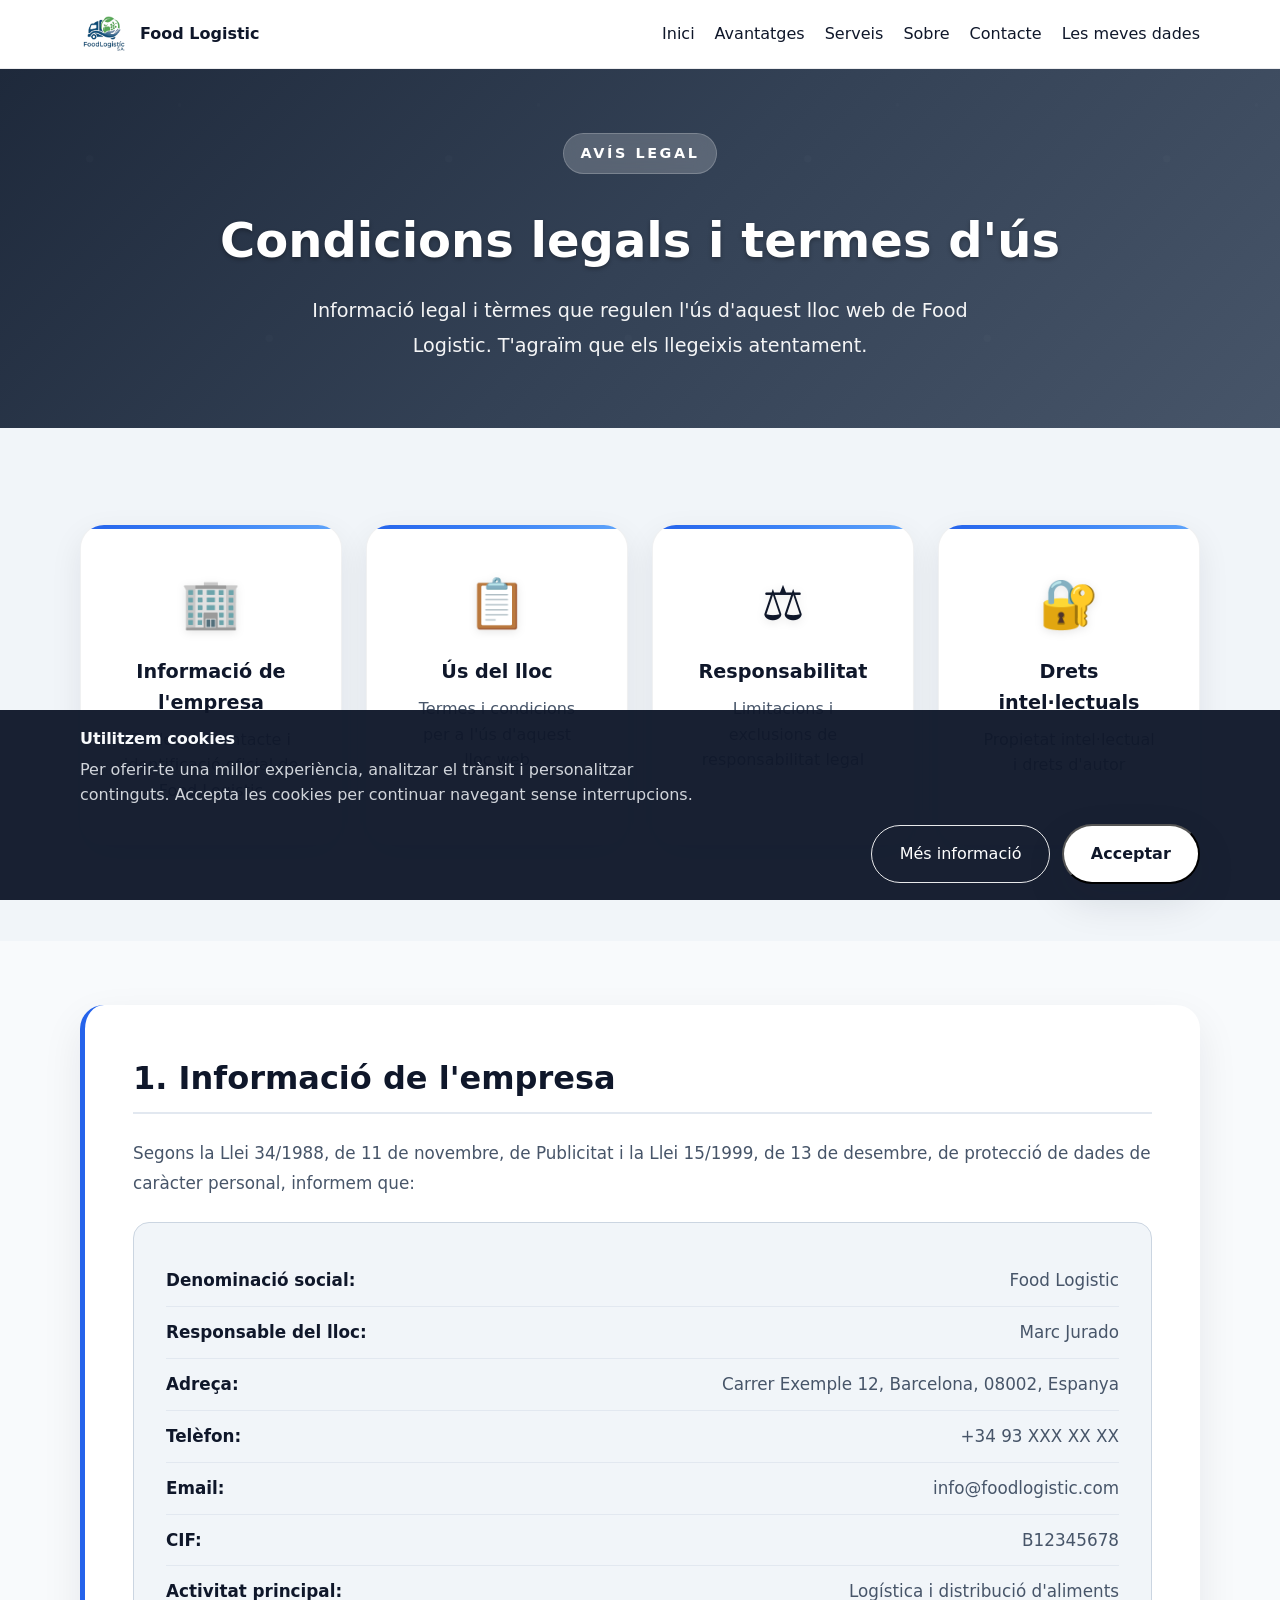
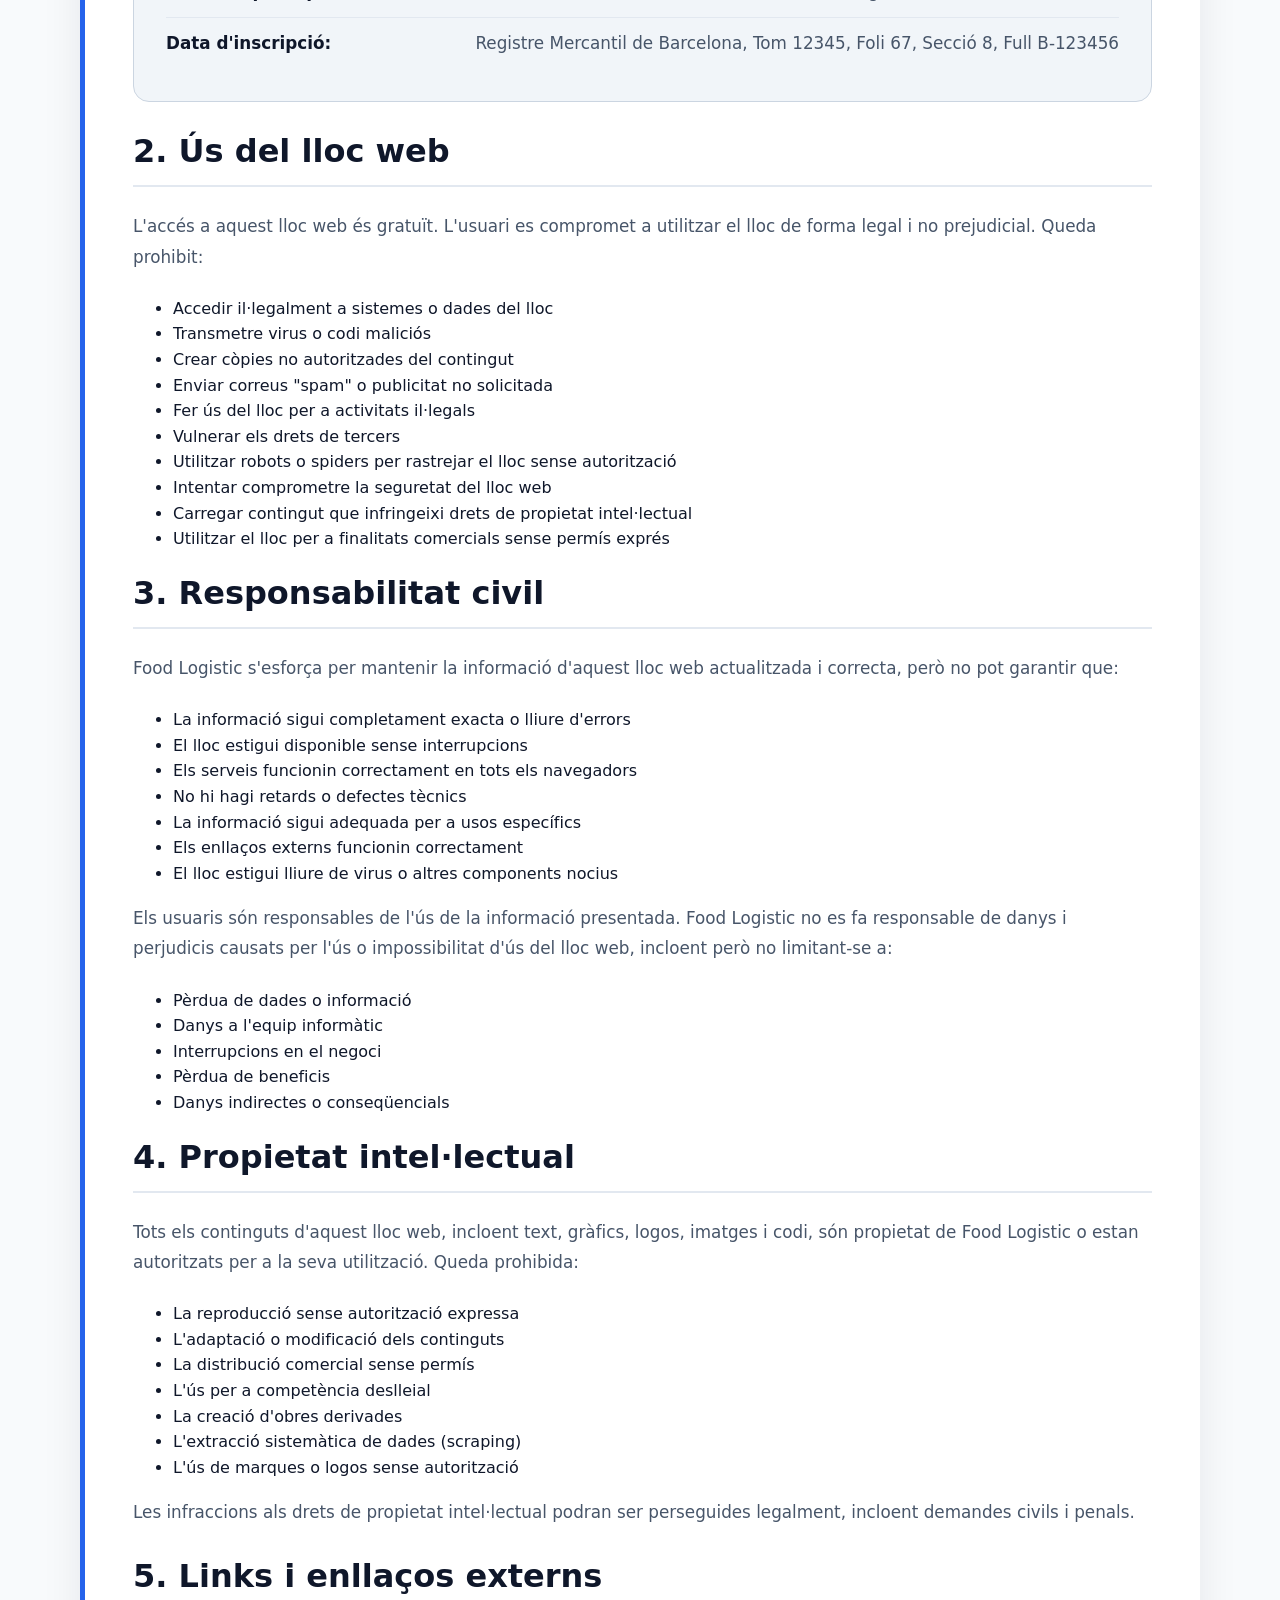
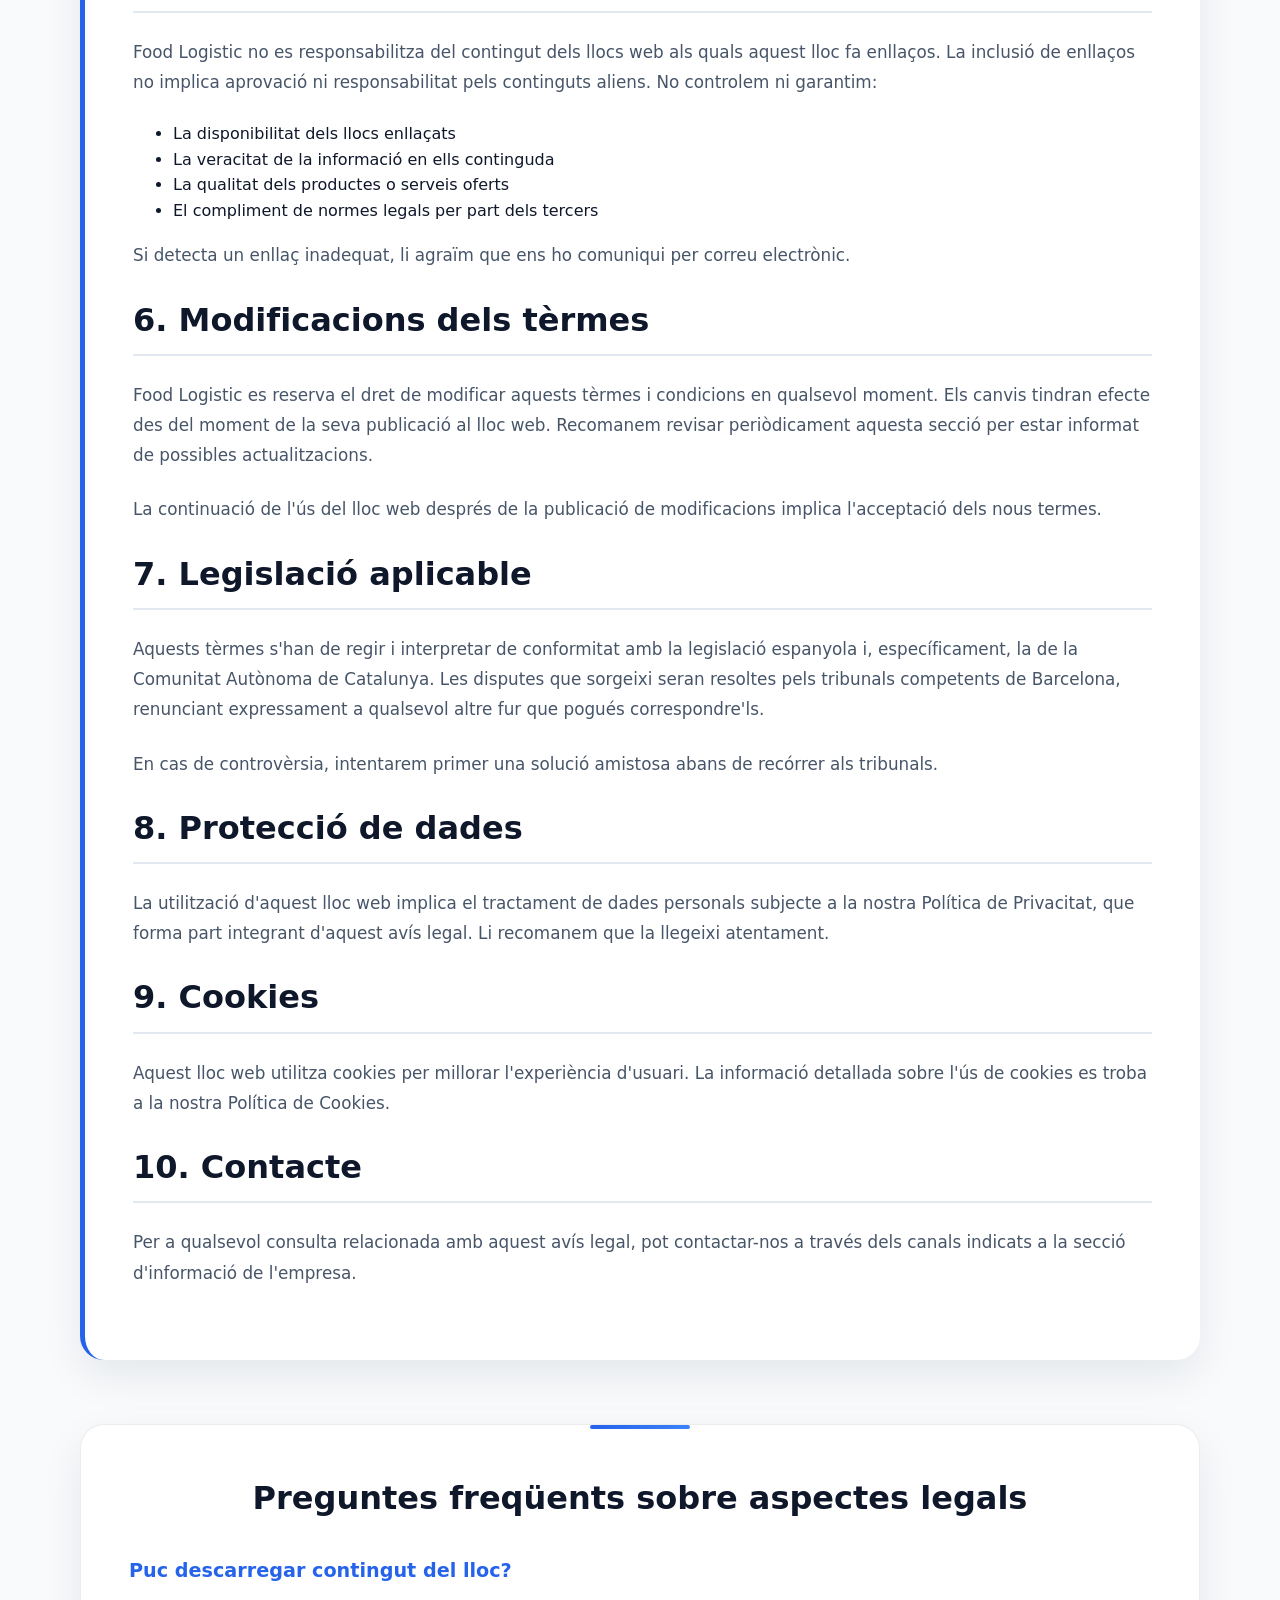
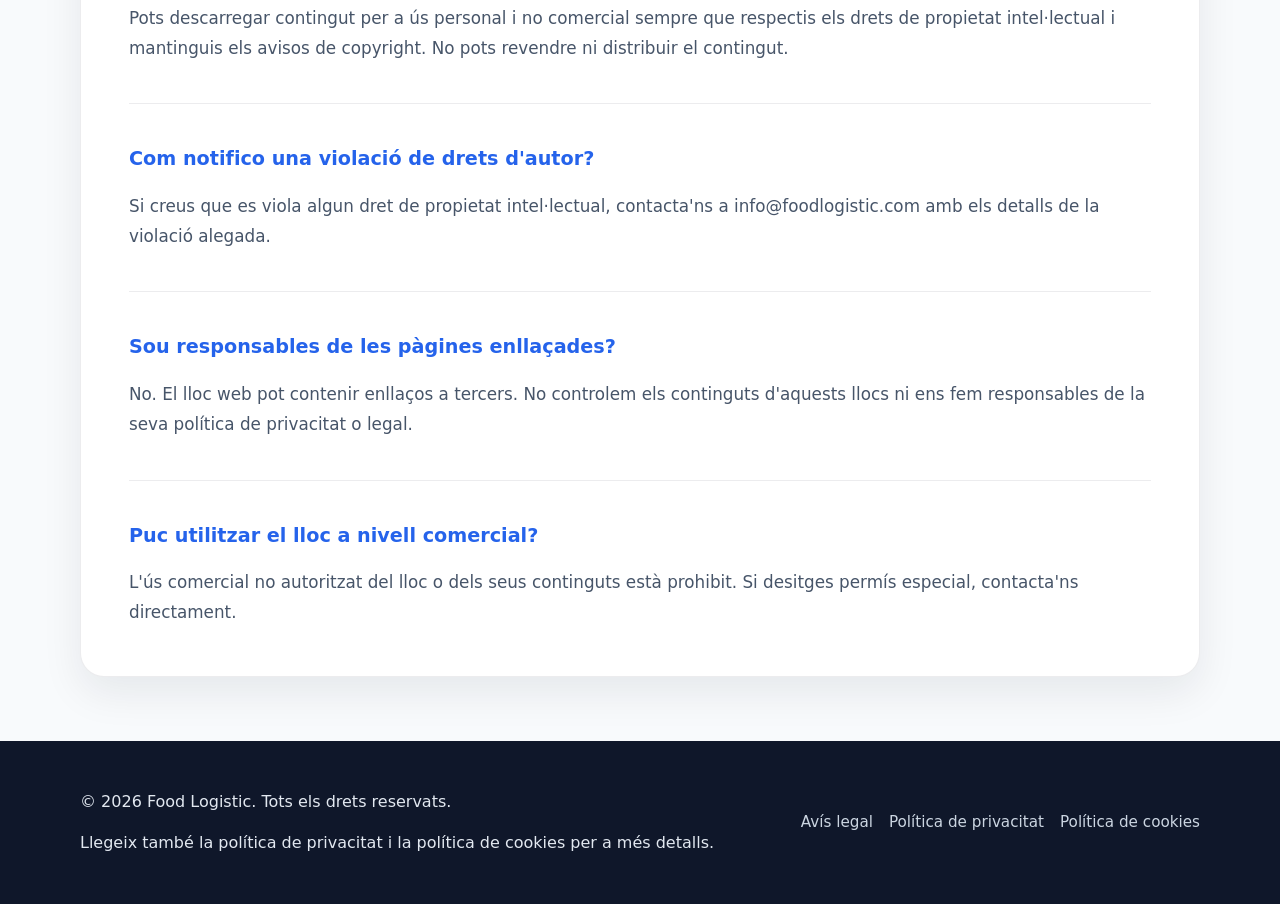
<file: docs/avis-legal.html>
<!DOCTYPE html>
<html lang="ca">
<head>
    <meta charset="UTF-8">
    <meta name="viewport" content="width=device-width, initial-scale=1.0">
    <title>Food Logistic - Avís legal</title>
    <link rel="stylesheet" href="styles.css">
</head>
<body>
    <div class="cookie-banner js-cookie-banner" aria-live="polite">
        <div class="container cookie-banner-inner">
            <div>
                <strong>Utilitzem cookies</strong>
                <p>Per oferir-te una millor experiència, analitzar el trànsit i personalitzar continguts. Accepta les cookies per continuar navegant sense interrupcions.</p>
            </div>
            <div class="cookie-actions">
                <a href="politica-cookies.html" class="btn btn-secondary">Més informació</a>
                <button type="button" class="btn btn-primary cookie-accept">Acceptar</button>
            </div>
        </div>
    </div>
    <header>
        <div class="container header-inner">
            <a class="brand" href="index.html">
                <img src="FoodLogisticLogo.png" alt="Food Logistic logo">
                <span>Food Logistic</span>
            </a>
            <nav>
                <ul>
                    <li><a href="index.html#inici">Inici</a></li>
                    <li><a href="index.html#avantatges">Avantatges</a></li>
                    <li><a href="index.html#serveis">Serveis</a></li>
                    <li><a href="index.html#sobre">Sobre</a></li>
                    <li><a href="index.html#contacte">Contacte</a></li>
                    <li><a href="dades.html">Les meves dades</a></li>
                </ul>
            </nav>
        </div>
    </header>
    <main>
        <section class="legal-hero">
            <div class="container">
                <span class="section-label">Avís legal</span>
                <h1>Condicions legals i termes d'ús</h1>
                <p class="lead">Informació legal i tèrmes que regulen l'ús d'aquest lloc web de Food Logistic. T'agraïm que els llegeixis atentament.</p>
            </div>
        </section>

        <section class="about-section">
            <div class="container">
                <div class="info-cards-grid">
                    <div class="info-card">
                        <div class="card-icon">🏢</div>
                        <h3>Informació de l'empresa</h3>
                        <p>Dades de contacte i identificació oficial de Food Logistic</p>
                    </div>
                    <div class="info-card">
                        <div class="card-icon">📋</div>
                        <h3>Ús del lloc</h3>
                        <p>Termes i condicions per a l'ús d'aquest lloc web</p>
                    </div>
                    <div class="info-card">
                        <div class="card-icon">⚖️</div>
                        <h3>Responsabilitat</h3>
                        <p>Limitacions i exclusions de responsabilitat legal</p>
                    </div>
                    <div class="info-card">
                        <div class="card-icon">🔐</div>
                        <h3>Drets intel·lectuals</h3>
                        <p>Propietat intel·lectual i drets d'autor</p>
                    </div>
                </div>
            </div>
        </section>

        <section class="legal-details-section">
            <div class="container">
                <div class="legal-content">
                    <h2>1. Informació de l'empresa</h2>
                    <p>Segons la Llei 34/1988, de 11 de novembre, de Publicitat i la Llei 15/1999, de 13 de desembre, de protecció de dades de caràcter personal, informem que:</p>
                    
                    <div class="info-block">
                        <div class="info-row">
                            <strong>Denominació social:</strong>
                            <span>Food Logistic</span>
                        </div>
                        <div class="info-row">
                            <strong>Responsable del lloc:</strong>
                            <span>Marc Jurado</span>
                        </div>
                        <div class="info-row">
                            <strong>Adreça:</strong>
                            <span>Carrer Exemple 12, Barcelona, 08002, Espanya</span>
                        </div>
                        <div class="info-row">
                            <strong>Telèfon:</strong>
                            <span>+34 93 XXX XX XX</span>
                        </div>
                        <div class="info-row">
                            <strong>Email:</strong>
                            <span>info@foodlogistic.com</span>
                        </div>
                        <div class="info-row">
                            <strong>CIF:</strong>
                            <span>B12345678</span>
                        </div>
                        <div class="info-row">
                            <strong>Activitat principal:</strong>
                            <span>Logística i distribució d'aliments</span>
                        </div>
                        <div class="info-row">
                            <strong>Data d'inscripció:</strong>
                            <span>Registre Mercantil de Barcelona, Tom 12345, Foli 67, Secció 8, Full B-123456</span>
                        </div>
                    </div>

                    <h2>2. Ús del lloc web</h2>
                    <p>L'accés a aquest lloc web és gratuït. L'usuari es compromet a utilitzar el lloc de forma legal i no prejudicial. Queda prohibit:</p>
                    <ul>
                        <li>Accedir il·legalment a sistemes o dades del lloc</li>
                        <li>Transmetre virus o codi maliciós</li>
                        <li>Crear còpies no autoritzades del contingut</li>
                        <li>Enviar correus "spam" o publicitat no solicitada</li>
                        <li>Fer ús del lloc per a activitats il·legals</li>
                        <li>Vulnerar els drets de tercers</li>
                        <li>Utilitzar robots o spiders per rastrejar el lloc sense autorització</li>
                        <li>Intentar comprometre la seguretat del lloc web</li>
                        <li>Carregar contingut que infringeixi drets de propietat intel·lectual</li>
                        <li>Utilitzar el lloc per a finalitats comercials sense permís exprés</li>
                    </ul>

                    <h2>3. Responsabilitat civil</h2>
                    <p>Food Logistic s'esforça per mantenir la informació d'aquest lloc web actualitzada i correcta, però no pot garantir que:</p>
                    <ul>
                        <li>La informació sigui completament exacta o lliure d'errors</li>
                        <li>El lloc estigui disponible sense interrupcions</li>
                        <li>Els serveis funcionin correctament en tots els navegadors</li>
                        <li>No hi hagi retards o defectes tècnics</li>
                        <li>La informació sigui adequada per a usos específics</li>
                        <li>Els enllaços externs funcionin correctament</li>
                        <li>El lloc estigui lliure de virus o altres components nocius</li>
                    </ul>
                    <p>Els usuaris són responsables de l'ús de la informació presentada. Food Logistic no es fa responsable de danys i perjudicis causats per l'ús o impossibilitat d'ús del lloc web, incloent però no limitant-se a:</p>
                    <ul>
                        <li>Pèrdua de dades o informació</li>
                        <li>Danys a l'equip informàtic</li>
                        <li>Interrupcions en el negoci</li>
                        <li>Pèrdua de beneficis</li>
                        <li>Danys indirectes o conseqüencials</li>
                    </ul>

                    <h2>4. Propietat intel·lectual</h2>
                    <p>Tots els continguts d'aquest lloc web, incloent text, gràfics, logos, imatges i codi, són propietat de Food Logistic o estan autoritzats per a la seva utilització. Queda prohibida:</p>
                    <ul>
                        <li>La reproducció sense autorització expressa</li>
                        <li>L'adaptació o modificació dels continguts</li>
                        <li>La distribució comercial sense permís</li>
                        <li>L'ús per a competència deslleial</li>
                        <li>La creació d'obres derivades</li>
                        <li>L'extracció sistemàtica de dades (scraping)</li>
                        <li>L'ús de marques o logos sense autorització</li>
                    </ul>
                    <p>Les infraccions als drets de propietat intel·lectual podran ser perseguides legalment, incloent demandes civils i penals.</p>

                    <h2>5. Links i enllaços externs</h2>
                    <p>Food Logistic no es responsabilitza del contingut dels llocs web als quals aquest lloc fa enllaços. La inclusió de enllaços no implica aprovació ni responsabilitat pels continguts aliens. No controlem ni garantim:</p>
                    <ul>
                        <li>La disponibilitat dels llocs enllaçats</li>
                        <li>La veracitat de la informació en ells continguda</li>
                        <li>La qualitat dels productes o serveis oferts</li>
                        <li>El compliment de normes legals per part dels tercers</li>
                    </ul>
                    <p>Si detecta un enllaç inadequat, li agraïm que ens ho comuniqui per correu electrònic.</p>

                    <h2>6. Modificacions dels tèrmes</h2>
                    <p>Food Logistic es reserva el dret de modificar aquests tèrmes i condicions en qualsevol moment. Els canvis tindran efecte des del moment de la seva publicació al lloc web. Recomanem revisar periòdicament aquesta secció per estar informat de possibles actualitzacions.</p>
                    <p>La continuació de l'ús del lloc web després de la publicació de modificacions implica l'acceptació dels nous termes.</p>

                    <h2>7. Legislació aplicable</h2>
                    <p>Aquests tèrmes s'han de regir i interpretar de conformitat amb la legislació espanyola i, específicament, la de la Comunitat Autònoma de Catalunya. Les disputes que sorgeixi seran resoltes pels tribunals competents de Barcelona, renunciant expressament a qualsevol altre fur que pogués correspondre'ls.</p>
                    <p>En cas de controvèrsia, intentarem primer una solució amistosa abans de recórrer als tribunals.</p>

                    <h2>8. Protecció de dades</h2>
                    <p>La utilització d'aquest lloc web implica el tractament de dades personals subjecte a la nostra Política de Privacitat, que forma part integrant d'aquest avís legal. Li recomanem que la llegeixi atentament.</p>

                    <h2>9. Cookies</h2>
                    <p>Aquest lloc web utilitza cookies per millorar l'experiència d'usuari. La informació detallada sobre l'ús de cookies es troba a la nostra Política de Cookies.</p>

                    <h2>10. Contacte</h2>
                    <p>Per a qualsevol consulta relacionada amb aquest avís legal, pot contactar-nos a través dels canals indicats a la secció d'informació de l'empresa.</p>
                </div>

                <div class="legal-faq">
                    <h2>Preguntes freqüents sobre aspectes legals</h2>
                    
                    <div class="faq-item">
                        <h3>Puc descarregar contingut del lloc?</h3>
                        <p>Pots descarregar contingut per a ús personal i no comercial sempre que respectis els drets de propietat intel·lectual i mantinguis els avisos de copyright. No pots revendre ni distribuir el contingut.</p>
                    </div>
                    
                    <div class="faq-item">
                        <h3>Com notifico una violació de drets d'autor?</h3>
                        <p>Si creus que es viola algun dret de propietat intel·lectual, contacta'ns a info@foodlogistic.com amb els detalls de la violació alegada.</p>
                    </div>
                    
                    <div class="faq-item">
                        <h3>Sou responsables de les pàgines enllaçades?</h3>
                        <p>No. El lloc web pot contenir enllaços a tercers. No controlem els continguts d'aquests llocs ni ens fem responsables de la seva política de privacitat o legal.</p>
                    </div>
                    
                    <div class="faq-item">
                        <h3>Puc utilitzar el lloc a nivell comercial?</h3>
                        <p>L'ús comercial no autoritzat del lloc o dels seus continguts està prohibit. Si desitges permís especial, contacta'ns directament.</p>
                    </div>
                </div>
            </div>
        </section>
    </main>
    <footer>
        <div class="container footer-inner">
            <div>
                <p>&copy; 2026 Food Logistic. Tots els drets reservats.</p>
                <p>Llegeix també la política de privacitat i la política de cookies per a més detalls.</p>
            </div>
            <nav class="footer-links">
                <a href="avis-legal.html">Avís legal</a>
                <a href="politica-privacitat.html">Política de privacitat</a>
                <a href="politica-cookies.html">Política de cookies</a>
            </nav>
        </div>
    </footer>
    <script src="scripts.js"></script>
</body>
</html>
</file>
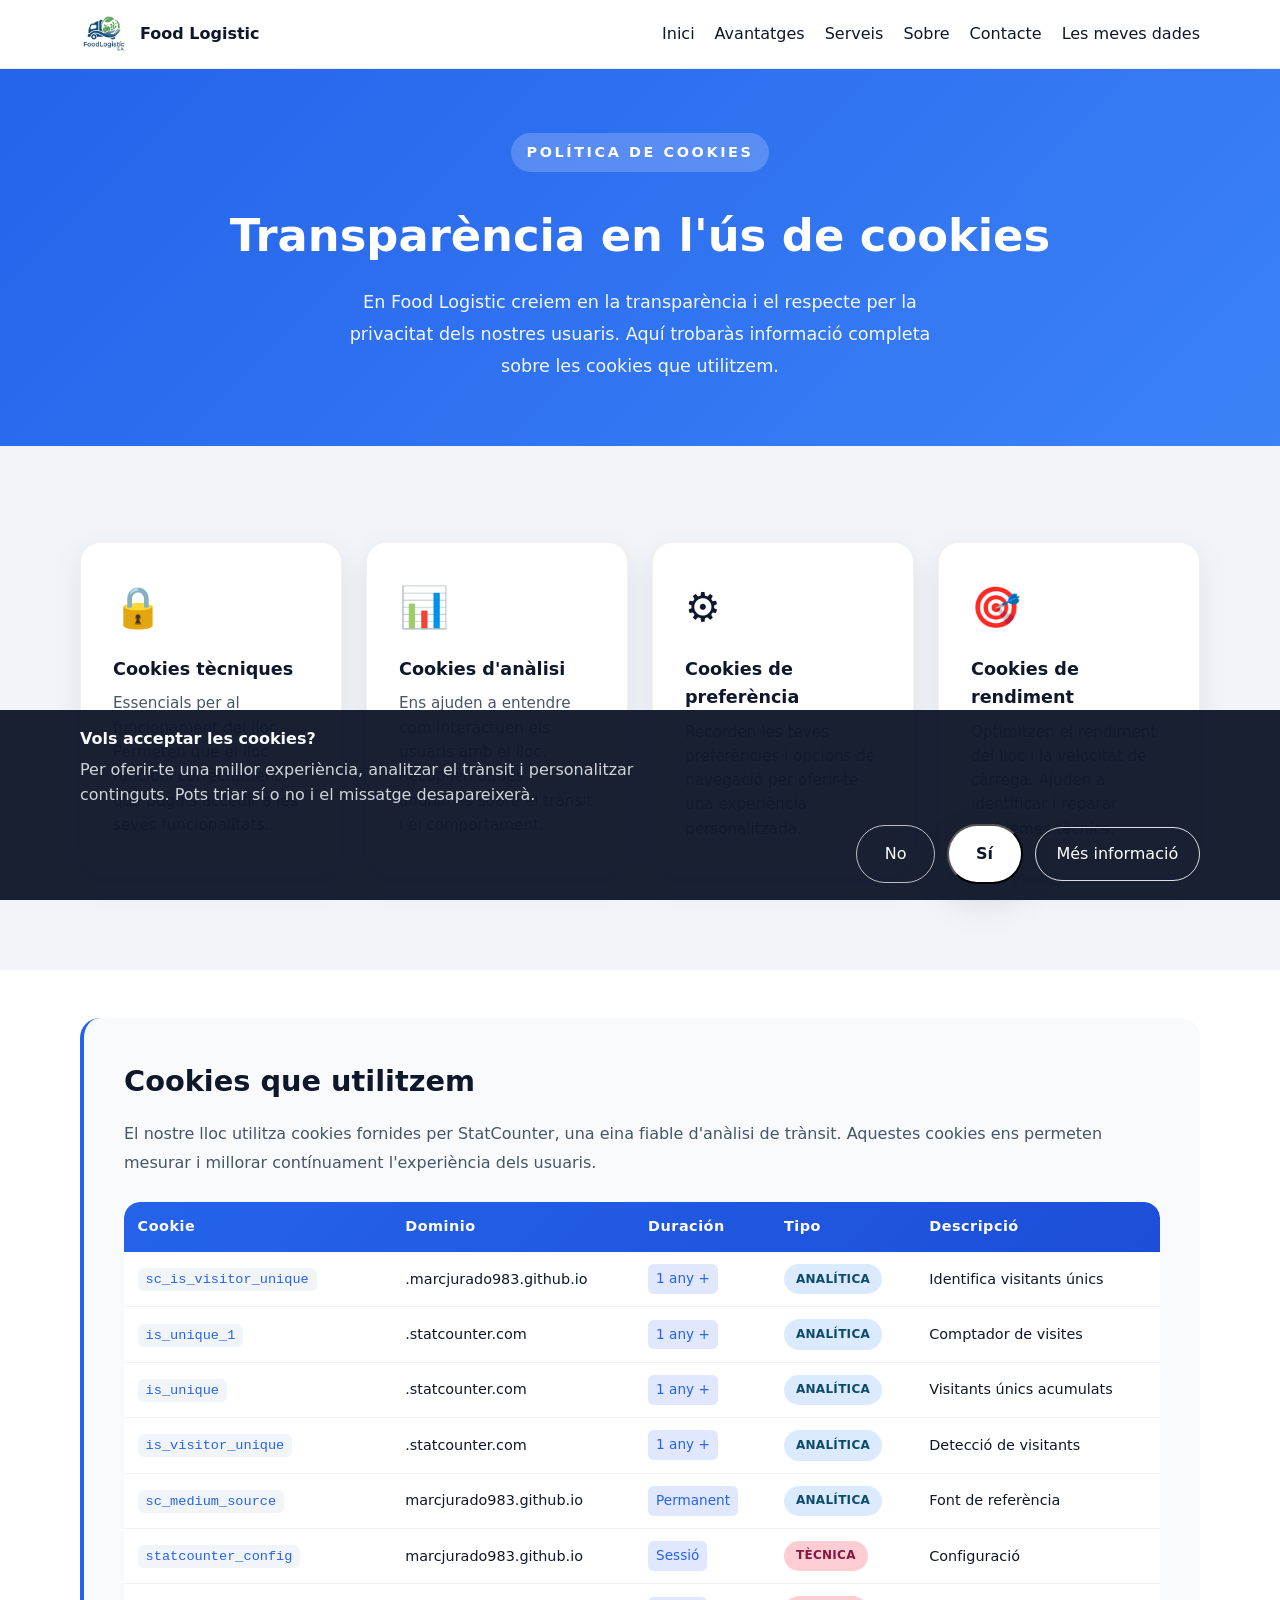
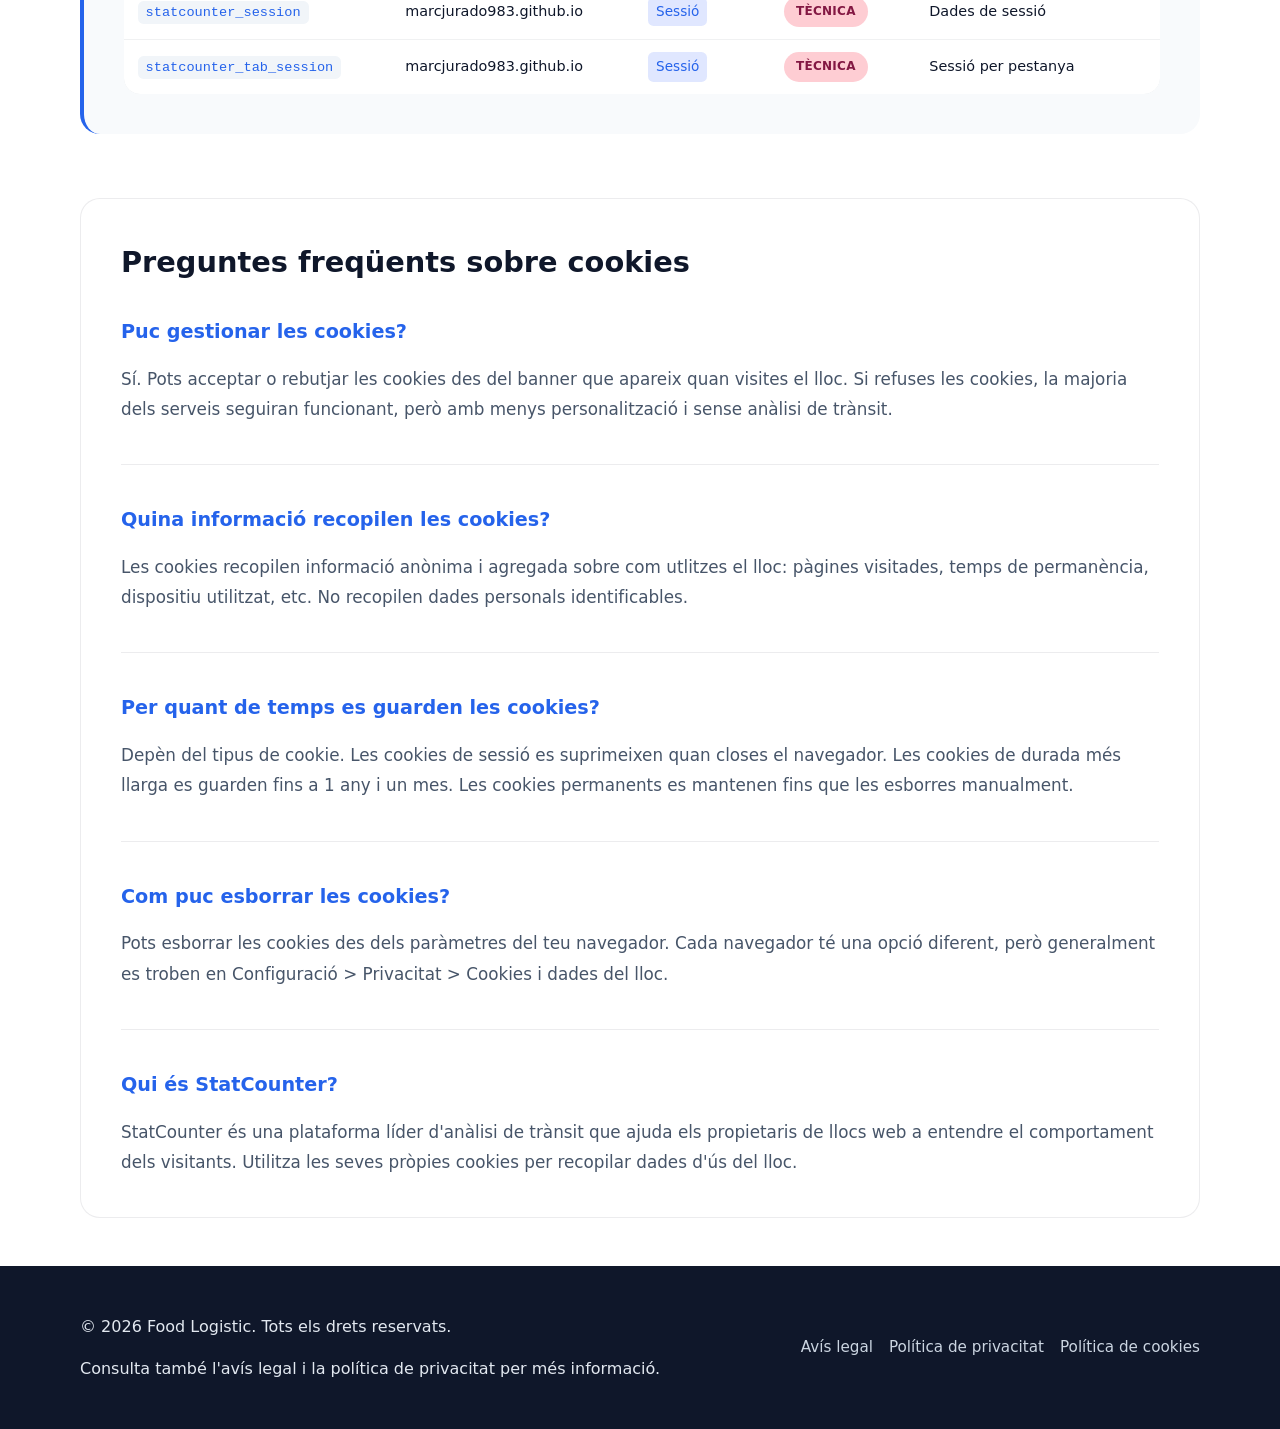
<file: docs/politica-cookies.html>
<!DOCTYPE html>
<html lang="ca">
<head>
    <meta charset="UTF-8">
    <meta name="viewport" content="width=device-width, initial-scale=1.0">
    <title>Food Logistic - Política de cookies</title>
    <link rel="stylesheet" href="styles.css">
</head>
<body>
    <div class="cookie-banner js-cookie-banner" aria-live="polite" role="dialog" aria-label="Avís de cookies">
        <div class="container cookie-banner-inner">
            <div>
                <strong>Vols acceptar les cookies?</strong>
                <p>Per oferir-te una millor experiència, analitzar el trànsit i personalitzar continguts. Pots triar sí o no i el missatge desapareixerà.</p>
            </div>
            <div class="cookie-actions">
                <button type="button" class="btn btn-secondary cookie-decline">No</button>
                <button type="button" class="btn btn-primary cookie-accept">Sí</button>
                <a href="politica-privacitat.html" class="btn btn-link cookie-link">Més informació</a>
            </div>
        </div>
    </div>
    <header>
        <div class="container header-inner">
            <a class="brand" href="index.html">
                <img src="FoodLogisticLogo.png" alt="Food Logistic logo">
                <span>Food Logistic</span>
            </a>
            <nav>
                <ul>
                    <li><a href="index.html#inici">Inici</a></li>
                    <li><a href="index.html#avantatges">Avantatges</a></li>
                    <li><a href="index.html#serveis">Serveis</a></li>
                    <li><a href="index.html#sobre">Sobre</a></li>
                    <li><a href="index.html#contacte">Contacte</a></li>
                    <li><a href="dades.html">Les meves dades</a></li>
                </ul>
            </nav>
        </div>
    </header>
    <main>
        <section class="cookies-hero">
            <div class="container">
                <span class="section-label">Política de cookies</span>
                <h1>Transparència en l'ús de cookies</h1>
                <p class="lead">En Food Logistic creiem en la transparència i el respecte per la privacitat dels nostres usuaris. Aquí trobaràs informació completa sobre les cookies que utilitzem.</p>
            </div>
        </section>

        <section class="about-section">
            <div class="container">
                <div class="cookies-grid">
                    <div class="cookie-card">
                        <div class="card-icon">🔒</div>
                        <h3>Cookies tècniques</h3>
                        <p>Essencials per al funcionament del lloc. Permeten que el lloc funcioni correctament i que puguis accedir a les seves funcionalitats.</p>
                    </div>
                    <div class="cookie-card">
                        <div class="card-icon">📊</div>
                        <h3>Cookies d'anàlisi</h3>
                        <p>Ens ajuden a entendre com interactuen els usuaris amb el lloc. Recopilen dades anònimes sobre el trànsit i el comportament.</p>
                    </div>
                    <div class="cookie-card">
                        <div class="card-icon">⚙️</div>
                        <h3>Cookies de preferència</h3>
                        <p>Recorden les teves preferències i opcions de navegació per oferir-te una experiència personalitzada.</p>
                    </div>
                    <div class="cookie-card">
                        <div class="card-icon">🎯</div>
                        <h3>Cookies de rendiment</h3>
                        <p>Optimitzen el rendiment del lloc i la velocitat de càrrega. Ajuden a identificar i reparar problemes tècnics.</p>
                    </div>
                </div>
            </div>
        </section>

        <section class="cookies-detail-section">
            <div class="container">
                <div class="cookies-content">
                    <h2>Cookies que utilitzem</h2>
                    <p>El nostre lloc utilitza cookies fornides per StatCounter, una eina fiable d'anàlisi de trànsit. Aquestes cookies ens permeten mesurar i millorar contínuament l'experiència dels usuaris.</p>
                    
                    <div class="table-wrapper">
                        <table class="cookies-table">
                            <thead>
                                <tr>
                                    <th>Cookie</th>
                                    <th>Dominio</th>
                                    <th>Duración</th>
                                    <th>Tipo</th>
                                    <th>Descripció</th>
                                </tr>
                            </thead>
                            <tbody>
                                <tr>
                                    <td><span class="cookie-name">sc_is_visitor_unique</span></td>
                                    <td>.marcjurado983.github.io</td>
                                    <td><span class="duration">1 any +</span></td>
                                    <td><span class="badge analytics">Analítica</span></td>
                                    <td>Identifica visitants únics</td>
                                </tr>
                                <tr>
                                    <td><span class="cookie-name">is_unique_1</span></td>
                                    <td>.statcounter.com</td>
                                    <td><span class="duration">1 any +</span></td>
                                    <td><span class="badge analytics">Analítica</span></td>
                                    <td>Comptador de visites</td>
                                </tr>
                                <tr>
                                    <td><span class="cookie-name">is_unique</span></td>
                                    <td>.statcounter.com</td>
                                    <td><span class="duration">1 any +</span></td>
                                    <td><span class="badge analytics">Analítica</span></td>
                                    <td>Visitants únics acumulats</td>
                                </tr>
                                <tr>
                                    <td><span class="cookie-name">is_visitor_unique</span></td>
                                    <td>.statcounter.com</td>
                                    <td><span class="duration">1 any +</span></td>
                                    <td><span class="badge analytics">Analítica</span></td>
                                    <td>Detecció de visitants</td>
                                </tr>
                                <tr>
                                    <td><span class="cookie-name">sc_medium_source</span></td>
                                    <td>marcjurado983.github.io</td>
                                    <td><span class="duration">Permanent</span></td>
                                    <td><span class="badge analytics">Analítica</span></td>
                                    <td>Font de referència</td>
                                </tr>
                                <tr>
                                    <td><span class="cookie-name">statcounter_config</span></td>
                                    <td>marcjurado983.github.io</td>
                                    <td><span class="duration">Sessió</span></td>
                                    <td><span class="badge other">Tècnica</span></td>
                                    <td>Configuració</td>
                                </tr>
                                <tr>
                                    <td><span class="cookie-name">statcounter_session</span></td>
                                    <td>marcjurado983.github.io</td>
                                    <td><span class="duration">Sessió</span></td>
                                    <td><span class="badge other">Tècnica</span></td>
                                    <td>Dades de sessió</td>
                                </tr>
                                <tr>
                                    <td><span class="cookie-name">statcounter_tab_session</span></td>
                                    <td>marcjurado983.github.io</td>
                                    <td><span class="duration">Sessió</span></td>
                                    <td><span class="badge other">Tècnica</span></td>
                                    <td>Sessió per pestanya</td>
                                </tr>
                            </tbody>
                        </table>
                    </div>
                </div>

                <div class="cookies-faq">
                    <h2>Preguntes freqüents sobre cookies</h2>
                    
                    <div class="faq-item">
                        <h3>Puc gestionar les cookies?</h3>
                        <p>Sí. Pots acceptar o rebutjar les cookies des del banner que apareix quan visites el lloc. Si refuses les cookies, la majoria dels serveis seguiran funcionant, però amb menys personalització i sense anàlisi de trànsit.</p>
                    </div>
                    
                    <div class="faq-item">
                        <h3>Quina informació recopilen les cookies?</h3>
                        <p>Les cookies recopilen informació anònima i agregada sobre com utlitzes el lloc: pàgines visitades, temps de permanència, dispositiu utilitzat, etc. No recopilen dades personals identificables.</p>
                    </div>
                    
                    <div class="faq-item">
                        <h3>Per quant de temps es guarden les cookies?</h3>
                        <p>Depèn del tipus de cookie. Les cookies de sessió es suprimeixen quan closes el navegador. Les cookies de durada més llarga es guarden fins a 1 any i un mes. Les cookies permanents es mantenen fins que les esborres manualment.</p>
                    </div>
                    
                    <div class="faq-item">
                        <h3>Com puc esborrar les cookies?</h3>
                        <p>Pots esborrar les cookies des dels paràmetres del teu navegador. Cada navegador té una opció diferent, però generalment es troben en Configuració > Privacitat > Cookies i dades del lloc.</p>
                    </div>
                    
                    <div class="faq-item">
                        <h3>Qui és StatCounter?</h3>
                        <p>StatCounter és una plataforma líder d'anàlisi de trànsit que ajuda els propietaris de llocs web a entendre el comportament dels visitants. Utilitza les seves pròpies cookies per recopilar dades d'ús del lloc.</p>
                    </div>
                </div>
            </div>
        </section>
    </main>
    <footer>
        <div class="container footer-inner">
            <div>
                <p>&copy; 2026 Food Logistic. Tots els drets reservats.</p>
                <p>Consulta també l'avís legal i la política de privacitat per més informació.</p>
            </div>
            <nav class="footer-links">
                <a href="avis-legal.html">Avís legal</a>
                <a href="politica-privacitat.html">Política de privacitat</a>
                <a href="politica-cookies.html">Política de cookies</a>
            </nav>
        </div>
    </footer>
    <script src="scripts.js"></script>
</body>
</html>
</file>
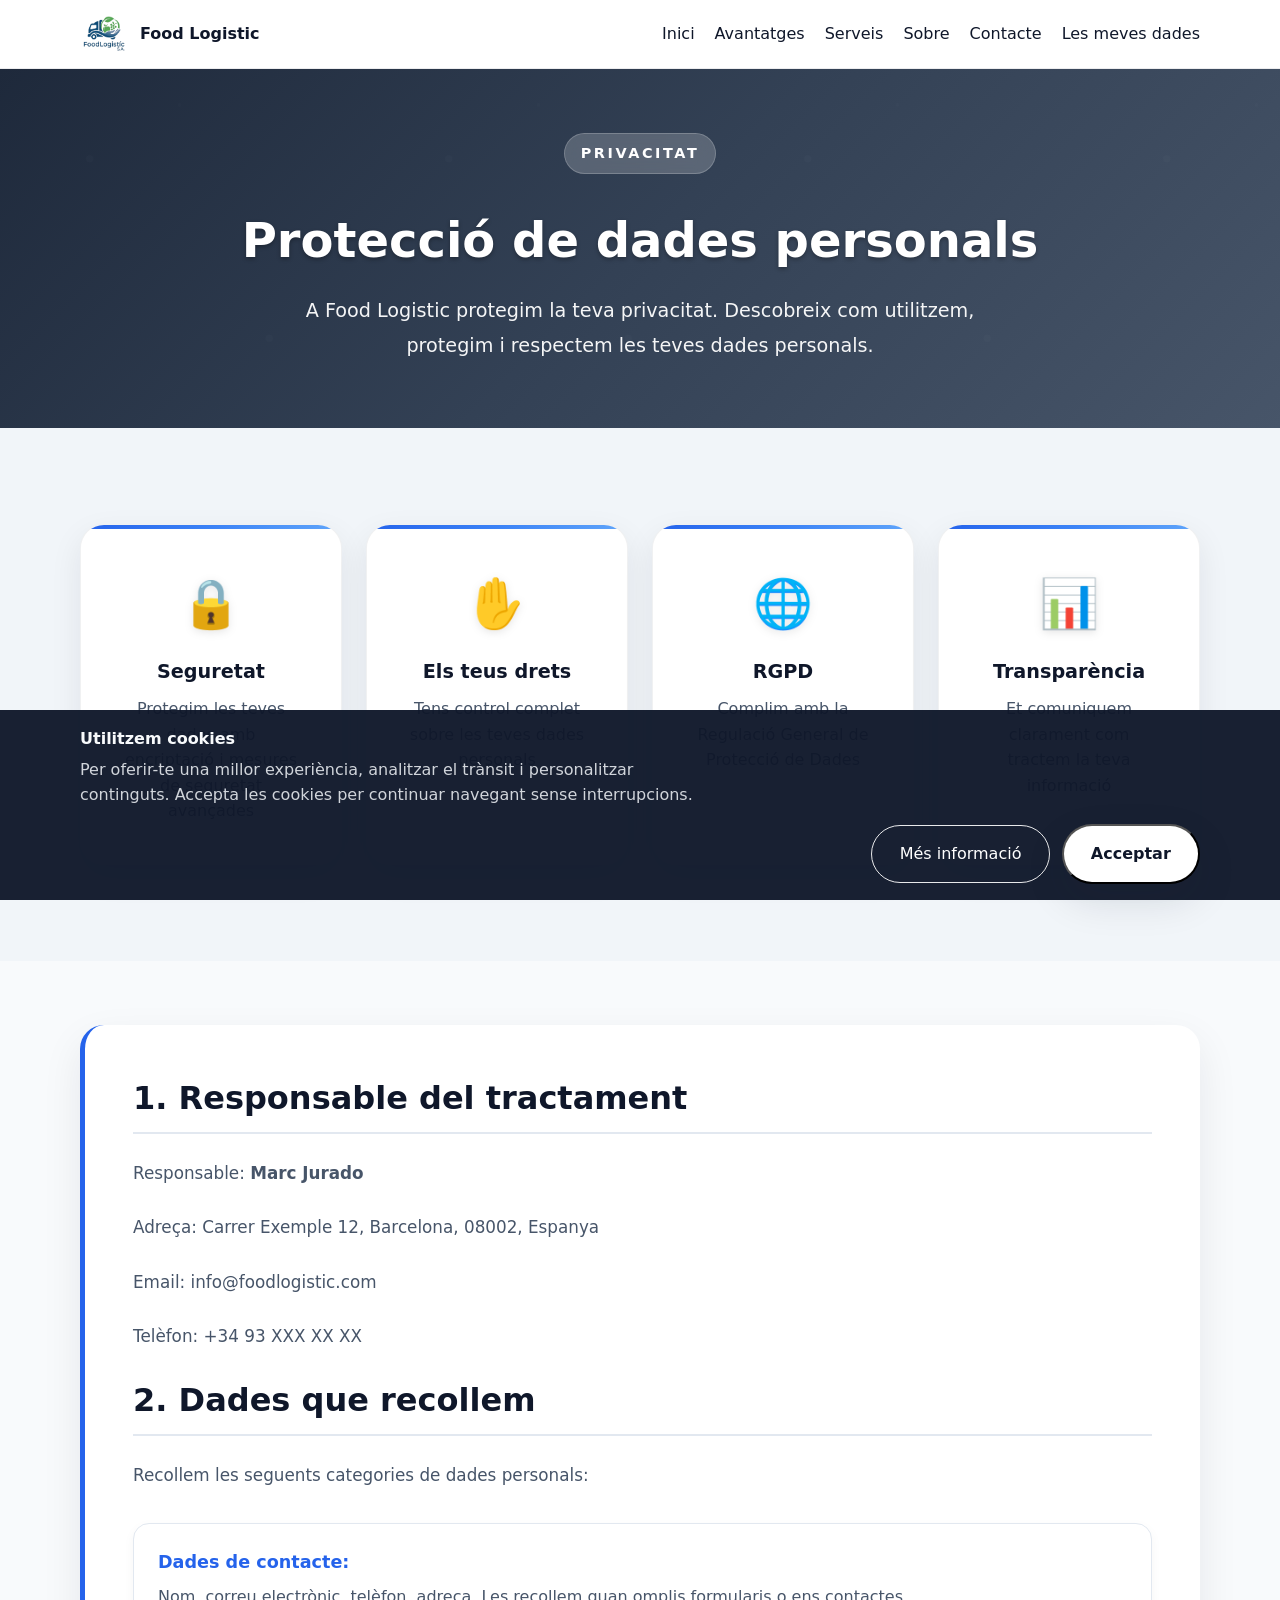
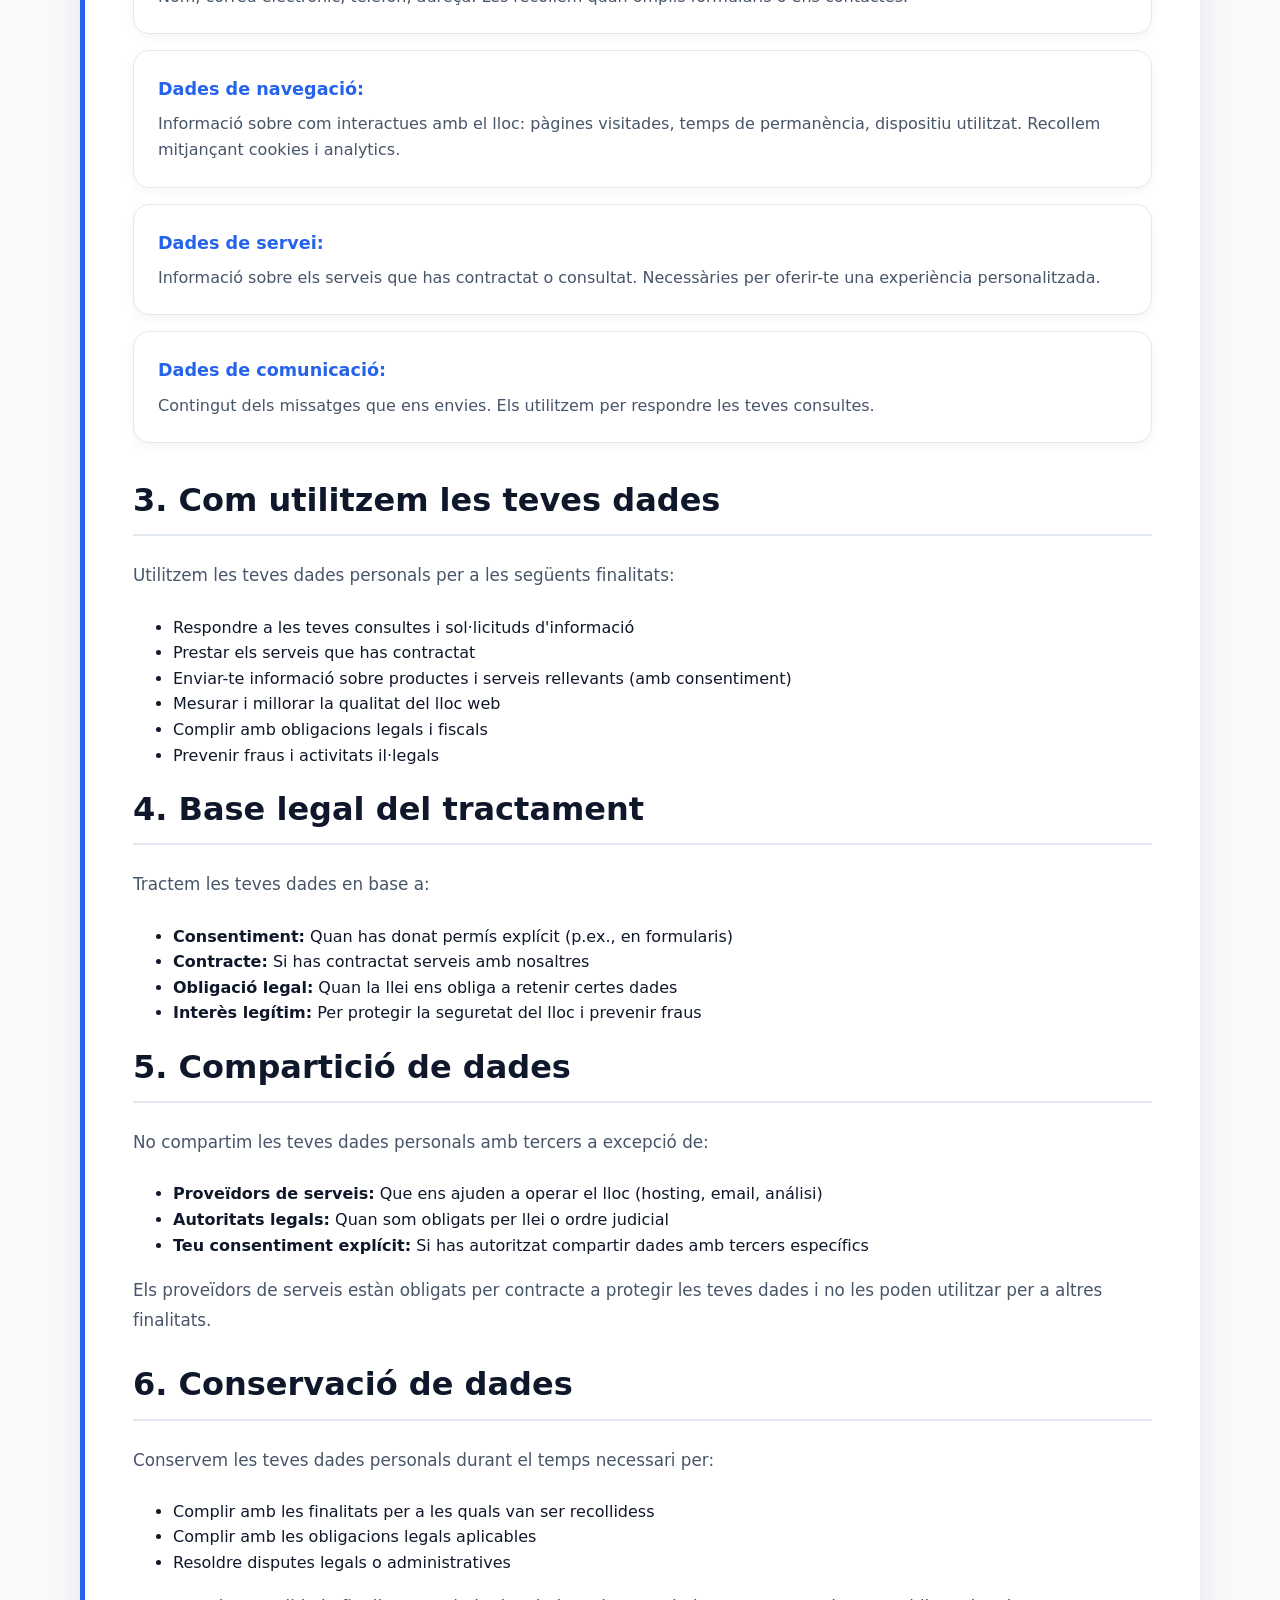
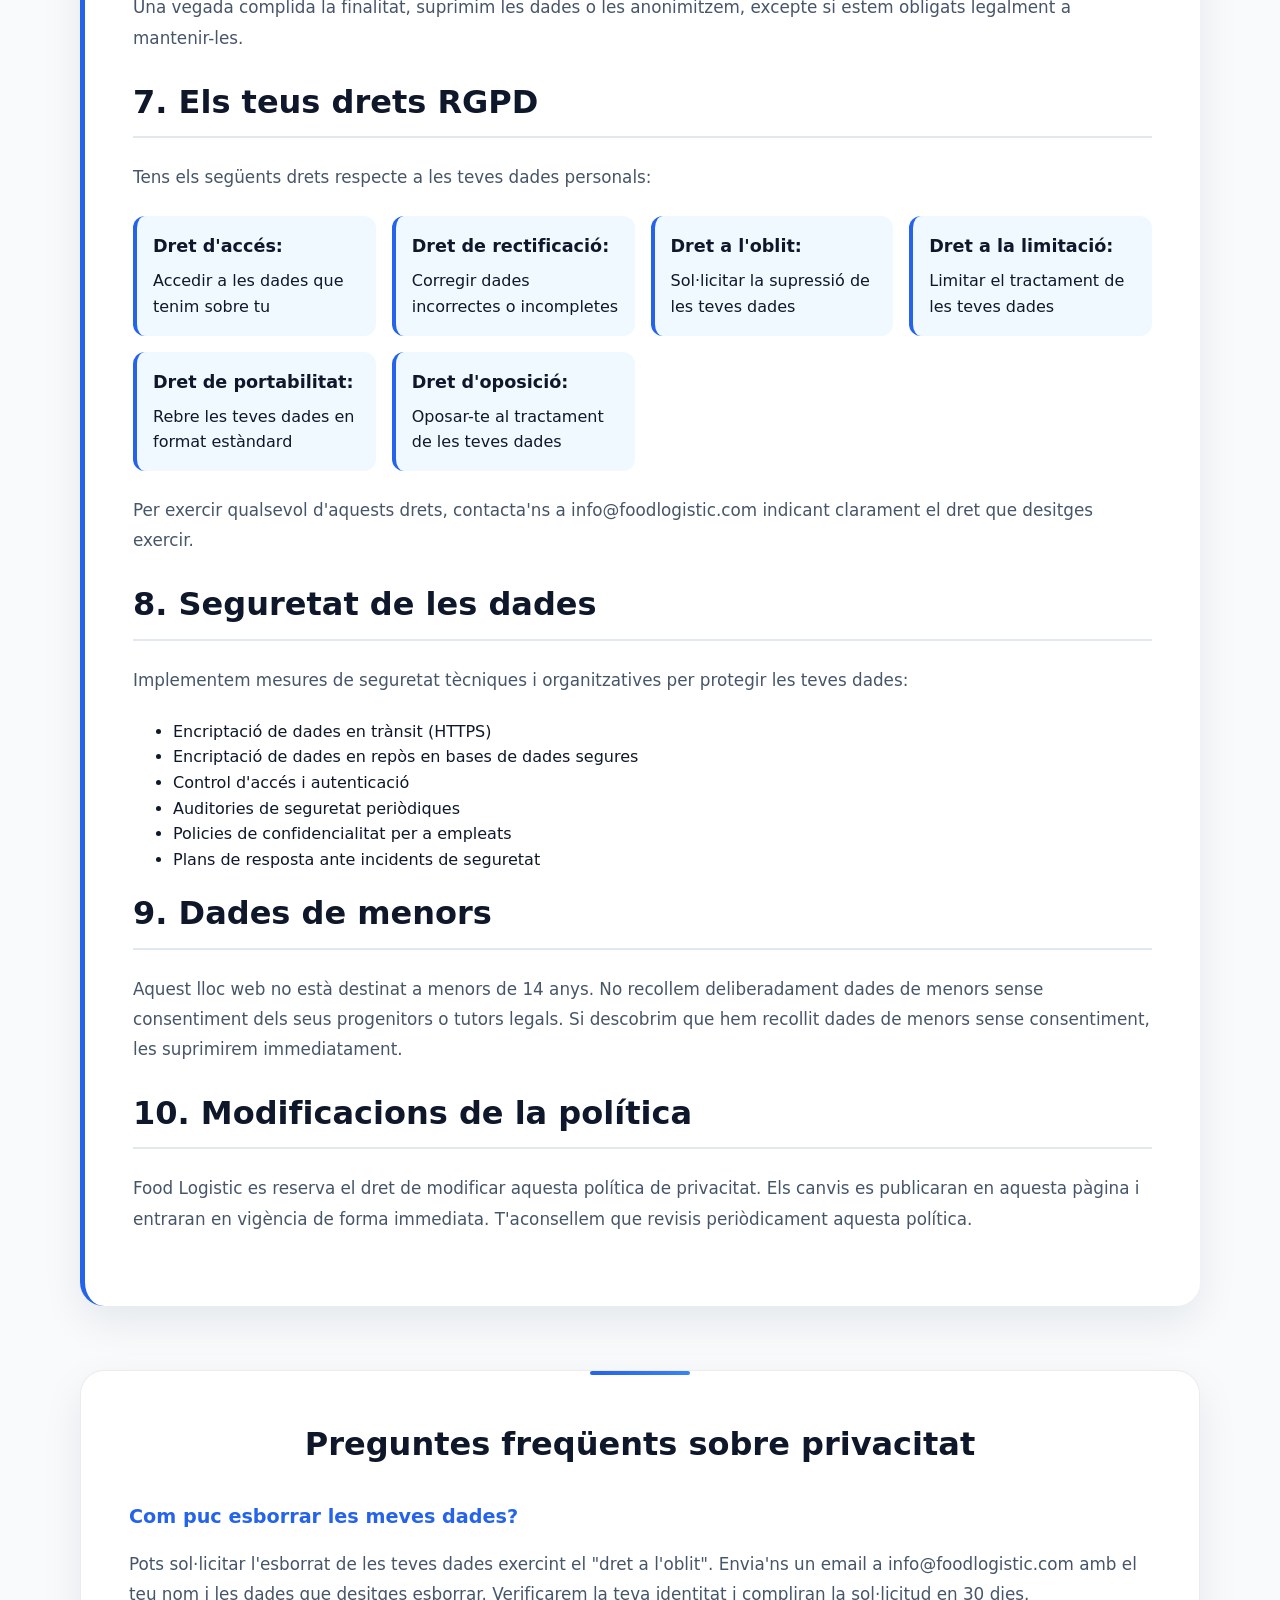
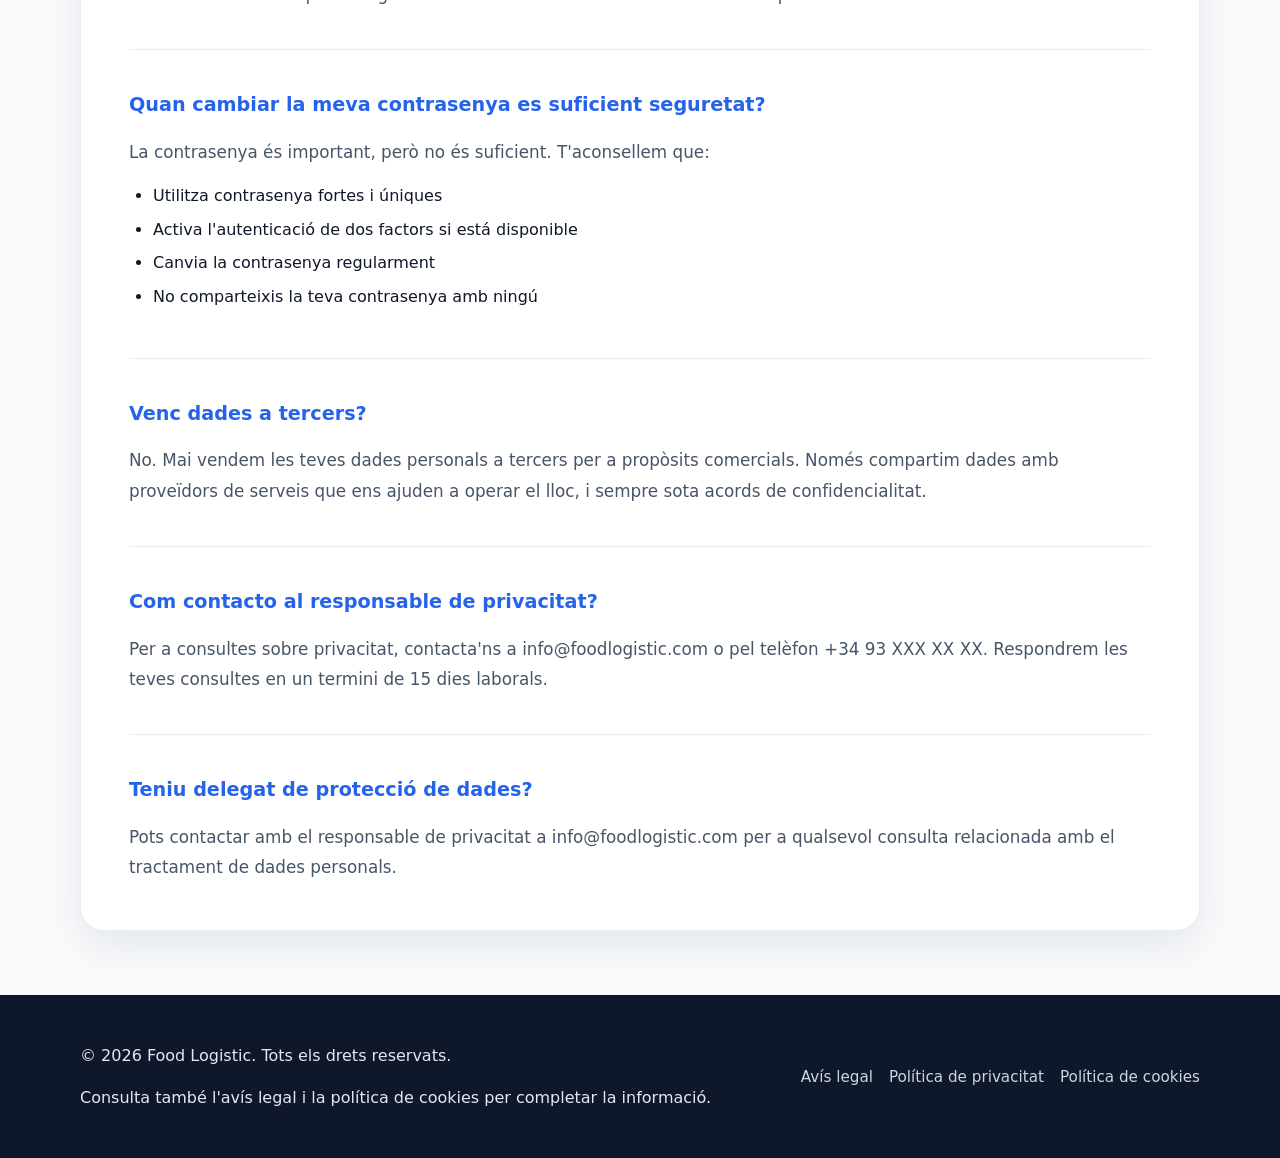
<file: docs/politica-privacitat.html>
<!DOCTYPE html>
<html lang="ca">
<head>
    <meta charset="UTF-8">
    <meta name="viewport" content="width=device-width, initial-scale=1.0">
    <title>Food Logistic - Política de privacitat</title>
    <link rel="stylesheet" href="styles.css">
</head>
<body>
    <div class="cookie-banner js-cookie-banner" aria-live="polite">
        <div class="container cookie-banner-inner">
            <div>
                <strong>Utilitzem cookies</strong>
                <p>Per oferir-te una millor experiència, analitzar el trànsit i personalitzar continguts. Accepta les cookies per continuar navegant sense interrupcions.</p>
            </div>
            <div class="cookie-actions">
                <a href="politica-cookies.html" class="btn btn-secondary">Més informació</a>
                <button type="button" class="btn btn-primary cookie-accept">Acceptar</button>
            </div>
        </div>
    </div>
    <header>
        <div class="container header-inner">
            <a class="brand" href="index.html">
                <img src="FoodLogisticLogo.png" alt="Food Logistic logo">
                <span>Food Logistic</span>
            </a>
            <nav>
                <ul>
                    <li><a href="index.html#inici">Inici</a></li>
                    <li><a href="index.html#avantatges">Avantatges</a></li>
                    <li><a href="index.html#serveis">Serveis</a></li>
                    <li><a href="index.html#sobre">Sobre</a></li>
                    <li><a href="index.html#contacte">Contacte</a></li>
                    <li><a href="dades.html">Les meves dades</a></li>
                </ul>
            </nav>
        </div>
    </header>
    <main>
        <section class="privacy-hero">
            <div class="container">
                <span class="section-label">Privacitat</span>
                <h1>Protecció de dades personals</h1>
                <p class="lead">A Food Logistic protegim la teva privacitat. Descobreix com utilitzem, protegim i respectem les teves dades personals.</p>
            </div>
        </section>

        <section class="about-section">
            <div class="container">
                <div class="privacy-cards-grid">
                    <div class="privacy-card">
                        <div class="card-icon">🔒</div>
                        <h3>Seguretat</h3>
                        <p>Protegim les teves dades amb encriptació i mesures de seguretat avançades</p>
                    </div>
                    <div class="privacy-card">
                        <div class="card-icon">✋</div>
                        <h3>Els teus drets</h3>
                        <p>Tens control complet sobre les teves dades personals</p>
                    </div>
                    <div class="privacy-card">
                        <div class="card-icon">🌐</div>
                        <h3>RGPD</h3>
                        <p>Complim amb la Regulació General de Protecció de Dades</p>
                    </div>
                    <div class="privacy-card">
                        <div class="card-icon">📊</div>
                        <h3>Transparència</h3>
                        <p>Et comuniquem clarament com tractem la teva informació</p>
                    </div>
                </div>
            </div>
        </section>

        <section class="privacy-details-section">
            <div class="container">
                <div class="privacy-content">
                    <h2>1. Responsable del tractament</h2>
                    <p>Responsable: <strong>Marc Jurado</strong></p>
                    <p>Adreça: Carrer Exemple 12, Barcelona, 08002, Espanya</p>
                    <p>Email: info@foodlogistic.com</p>
                    <p>Telèfon: +34 93 XXX XX XX</p>

                    <h2>2. Dades que recollem</h2>
                    <p>Recollem les seguents categories de dades personals:</p>
                    <div class="data-categories">
                        <div class="category-item">
                            <strong>Dades de contacte:</strong>
                            <p>Nom, correu electrònic, telèfon, adreça. Les recollem quan omplis formularis o ens contactes.</p>
                        </div>
                        <div class="category-item">
                            <strong>Dades de navegació:</strong>
                            <p>Informació sobre com interactues amb el lloc: pàgines visitades, temps de permanència, dispositiu utilitzat. Recollem mitjançant cookies i analytics.</p>
                        </div>
                        <div class="category-item">
                            <strong>Dades de servei:</strong>
                            <p>Informació sobre els serveis que has contractat o consultat. Necessàries per oferir-te una experiència personalitzada.</p>
                        </div>
                        <div class="category-item">
                            <strong>Dades de comunicació:</strong>
                            <p>Contingut dels missatges que ens envies. Els utilitzem per respondre les teves consultes.</p>
                        </div>
                    </div>

                    <h2>3. Com utilitzem les teves dades</h2>
                    <p>Utilitzem les teves dades personals per a les següents finalitats:</p>
                    <ul>
                        <li>Respondre a les teves consultes i sol·licituds d'informació</li>
                        <li>Prestar els serveis que has contractat</li>
                        <li>Enviar-te informació sobre productes i serveis rellevants (amb consentiment)</li>
                        <li>Mesurar i millorar la qualitat del lloc web</li>
                        <li>Complir amb obligacions legals i fiscals</li>
                        <li>Prevenir fraus i activitats il·legals</li>
                    </ul>

                    <h2>4. Base legal del tractament</h2>
                    <p>Tractem les teves dades en base a:</p>
                    <ul>
                        <li><strong>Consentiment:</strong> Quan has donat permís explícit (p.ex., en formularis)</li>
                        <li><strong>Contracte:</strong> Si has contractat serveis amb nosaltres</li>
                        <li><strong>Obligació legal:</strong> Quan la llei ens obliga a retenir certes dades</li>
                        <li><strong>Interès legítim:</strong> Per protegir la seguretat del lloc i prevenir fraus</li>
                    </ul>

                    <h2>5. Compartició de dades</h2>
                    <p>No compartim les teves dades personals amb tercers a excepció de:</p>
                    <ul>
                        <li><strong>Proveïdors de serveis:</strong> Que ens ajuden a operar el lloc (hosting, email, análisi)</li>
                        <li><strong>Autoritats legals:</strong> Quan som obligats per llei o ordre judicial</li>
                        <li><strong>Teu consentiment explícit:</strong> Si has autoritzat compartir dades amb tercers específics</li>
                    </ul>
                    <p>Els proveïdors de serveis estàn obligats per contracte a protegir les teves dades i no les poden utilitzar per a altres finalitats.</p>

                    <h2>6. Conservació de dades</h2>
                    <p>Conservem les teves dades personals durant el temps necessari per:</p>
                    <ul>
                        <li>Complir amb les finalitats per a les quals van ser recollidess</li>
                        <li>Complir amb les obligacions legals aplicables</li>
                        <li>Resoldre disputes legals o administratives</li>
                    </ul>
                    <p>Una vegada complida la finalitat, suprimim les dades o les anonimitzem, excepte si estem obligats legalment a mantenir-les.</p>

                    <h2>7. Els teus drets RGPD</h2>
                    <p>Tens els següents drets respecte a les teves dades personals:</p>
                    <div class="rights-grid">
                        <div class="right-item">
                            <strong>Dret d'accés:</strong> Accedir a les dades que tenim sobre tu
                        </div>
                        <div class="right-item">
                            <strong>Dret de rectificació:</strong> Corregir dades incorrectes o incompletes
                        </div>
                        <div class="right-item">
                            <strong>Dret a l'oblit:</strong> Sol·licitar la supressió de les teves dades
                        </div>
                        <div class="right-item">
                            <strong>Dret a la limitació:</strong> Limitar el tractament de les teves dades
                        </div>
                        <div class="right-item">
                            <strong>Dret de portabilitat:</strong> Rebre les teves dades en format estàndard
                        </div>
                        <div class="right-item">
                            <strong>Dret d'oposició:</strong> Oposar-te al tractament de les teves dades
                        </div>
                    </div>
                    <p>Per exercir qualsevol d'aquests drets, contacta'ns a info@foodlogistic.com indicant clarament el dret que desitges exercir.</p>

                    <h2>8. Seguretat de les dades</h2>
                    <p>Implementem mesures de seguretat tècniques i organitzatives per protegir les teves dades:</p>
                    <ul>
                        <li>Encriptació de dades en trànsit (HTTPS)</li>
                        <li>Encriptació de dades en repòs en bases de dades segures</li>
                        <li>Control d'accés i autenticació</li>
                        <li>Auditories de seguretat periòdiques</li>
                        <li>Policies de confidencialitat per a empleats</li>
                        <li>Plans de resposta ante incidents de seguretat</li>
                    </ul>

                    <h2>9. Dades de menors</h2>
                    <p>Aquest lloc web no està destinat a menors de 14 anys. No recollem deliberadament dades de menors sense consentiment dels seus progenitors o tutors legals. Si descobrim que hem recollit dades de menors sense consentiment, les suprimirem immediatament.</p>

                    <h2>10. Modificacions de la política</h2>
                    <p>Food Logistic es reserva el dret de modificar aquesta política de privacitat. Els canvis es publicaran en aquesta pàgina i entraran en vigència de forma immediata. T'aconsellem que revisis periòdicament aquesta política.</p>
                </div>

                <div class="privacy-faq">
                    <h2>Preguntes freqüents sobre privacitat</h2>
                    
                    <div class="faq-item">
                        <h3>Com puc esborrar les meves dades?</h3>
                        <p>Pots sol·licitar l'esborrat de les teves dades exercint el "dret a l'oblit". Envia'ns un email a info@foodlogistic.com amb el teu nom i les dades que desitges esborrar. Verificarem la teva identitat i compliran la sol·licitud en 30 dies.</p>
                    </div>
                    
                    <div class="faq-item">
                        <h3>Quan cambiar la meva contrasenya es suficient seguretat?</h3>
                        <p>La contrasenya és important, però no és suficient. T'aconsellem que:</p>
                        <ul>
                            <li>Utilitza contrasenya fortes i úniques</li>
                            <li>Activa l'autenticació de dos factors si está disponible</li>
                            <li>Canvia la contrasenya regularment</li>
                            <li>No comparteixis la teva contrasenya amb ningú</li>
                        </ul>
                    </div>
                    
                    <div class="faq-item">
                        <h3>Venc dades a tercers?</h3>
                        <p>No. Mai vendem les teves dades personals a tercers per a propòsits comercials. Només compartim dades amb proveïdors de serveis que ens ajuden a operar el lloc, i sempre sota acords de confidencialitat.</p>
                    </div>
                    
                    <div class="faq-item">
                        <h3>Com contacto al responsable de privacitat?</h3>
                        <p>Per a consultes sobre privacitat, contacta'ns a info@foodlogistic.com o pel telèfon +34 93 XXX XX XX. Respondrem les teves consultes en un termini de 15 dies laborals.</p>
                    </div>
                    
                    <div class="faq-item">
                        <h3>Teniu delegat de protecció de dades?</h3>
                        <p>Pots contactar amb el responsable de privacitat a info@foodlogistic.com per a qualsevol consulta relacionada amb el tractament de dades personals.</p>
                    </div>
                </div>
            </div>
        </section>
    </main>
    <footer>
        <div class="container footer-inner">
            <div>
                <p>&copy; 2026 Food Logistic. Tots els drets reservats.</p>
                <p>Consulta també l'avís legal i la política de cookies per completar la informació.</p>
            </div>
            <nav class="footer-links">
                <a href="avis-legal.html">Avís legal</a>
                <a href="politica-privacitat.html">Política de privacitat</a>
                <a href="politica-cookies.html">Política de cookies</a>
            </nav>
        </div>
    </footer>
    <script src="scripts.js"></script>
</body>
</html>
</file>
<file: docs/styles.css>
:root {
    color-scheme: dark light;
    color: #0f172a;
    background: #f8fafc;
    font-family: Inter, system-ui, -apple-system, BlinkMacSystemFont, "Segoe UI", sans-serif;
    font-synthesis: none;
    text-rendering: optimizeLegibility;
    line-height: 1.6;
    scroll-behavior: smooth;
}

* {
    box-sizing: border-box;
}

html, body {
    margin: 0;
    padding: 0;
    min-height: 100%;
}

img {
    max-width: 100%;
    display: block;
}

button,
a {
    font: inherit;
}

body {
    background: #f1f5f9;
    color: #0f172a;
}

.skip-link {
    position: absolute;
    top: -40px;
    left: 6px;
    background: #000;
    color: #fff;
    padding: 8px;
    text-decoration: none;
    z-index: 100;
}

.skip-link:focus {
    top: 6px;
}

.container {
    width: min(1120px, calc(100% - 2rem));
    margin: 0 auto;
}

header {
    position: sticky;
    top: 0;
    z-index: 10;
    background: rgba(255,255,255,0.96);
    border-bottom: 1px solid rgba(15,23,42,0.08);
    backdrop-filter: blur(12px);
}

.header-inner {
    display: flex;
    align-items: center;
    justify-content: space-between;
    gap: 1rem;
    padding: 1rem 0;
}

.brand {
    display: flex;
    align-items: center;
    gap: 0.75rem;
    text-decoration: none;
    color: #0f172a;
    font-weight: 700;
}

.brand img {
    width: 48px;
    height: auto;
}

nav ul {
    list-style: none;
    display: flex;
    flex-wrap: wrap;
    gap: 1.25rem;
    align-items: center;
    margin: 0;
    padding: 0;
}

nav ul li a {
    color: #0f172a;
    text-decoration: none;
    font-weight: 500;
    transition: color 0.2s ease;
}

nav ul li a:hover {
    color: #2563eb;
}

.btn:focus,
a:focus {
    outline: 2px solid #2563eb;
    outline-offset: 2px;
}

.hero {
    padding: 4rem 0 3rem;
    background: linear-gradient(135deg, #0f172a 0%, #2563eb 58%, #38bdf8 100%);
    color: #fff;
}

.hero-grid {
    display: grid;
    grid-template-columns: 1.15fr 0.85fr;
    align-items: center;
    gap: 2rem;
}

.hero-copy {
    max-width: 620px;
}

.eyebrow {
    display: inline-block;
    margin-bottom: 1rem;
    font-size: 0.95rem;
    text-transform: uppercase;
    letter-spacing: 0.18em;
    color: rgba(255,255,255,0.9);
}

.hero h1 {
    margin: 0;
    font-size: clamp(2.8rem, 5vw, 4.5rem);
    line-height: 1.02;
}

.hero-copy p {
    max-width: 38rem;
    margin: 1.5rem 0;
    font-size: 1.05rem;
    color: rgba(255,255,255,0.92);
}

.hero-actions {
    display: flex;
    flex-wrap: wrap;
    gap: 1rem;
    margin-top: 1.75rem;
}

.btn {
    display: inline-flex;
    align-items: center;
    justify-content: center;
    padding: 0.95rem 1.7rem;
    border-radius: 999px;
    text-decoration: none;
    transition: transform 0.2s ease, box-shadow 0.2s ease;
}

.btn:hover {
    transform: translateY(-1px);
}

.btn-primary {
    background: #ffffff;
    color: #0f172a;
    font-weight: 700;
    box-shadow: 0 16px 40px rgba(15,23,42,0.12);
}

.btn-secondary {
    border: 1px solid rgba(255,255,255,0.9);
    color: #ffffff;
}

.hero-image {
    display: flex;
    justify-content: center;
    align-items: center;
}

.hero-image img {
    width: min(320px, 100%);
    border-radius: 1.5rem;
    box-shadow: 0 32px 70px rgba(15,23,42,0.24);
    background: rgba(255,255,255,0.12);
    padding: 1rem;
}

.stats-section {
    padding: 3rem 0;
}

.stats-grid {
    display: grid;
    grid-template-columns: repeat(3, minmax(0, 1fr));
    gap: 1.5rem;
}

.stat-card {
    background: #ffffff;
    padding: 2rem;
    border-radius: 1.25rem;
    box-shadow: 0 12px 30px rgba(15,23,42,0.08);
}

.stat-card h3 {
    margin: 0 0 1rem;
    font-size: 2rem;
    color: #2563eb;
}

.section-heading {
    text-align: center;
    padding: 0 0 1rem;
}

.section-label {
    display: inline-flex;
    font-size: 0.85rem;
    text-transform: uppercase;
    letter-spacing: 0.18em;
    color: #2563eb;
    margin-bottom: 0.75rem;
}

.section-heading h2,
.about-section h2,
.contact-section h2 {
    margin: 0.5rem 0 0;
    font-size: clamp(2rem, 2.6vw, 2.8rem);
    line-height: 1.05;
}

.servis-grid,
.serveis-grid {
    display: grid;
    grid-template-columns: repeat(3, minmax(0, 1fr));
    gap: 1.5rem;
}

.servei {
    background: #ffffff;
    padding: 2rem;
    border-radius: 1.5rem;
    border: 1px solid rgba(15,23,42,0.06);
    box-shadow: 0 16px 40px rgba(15,23,42,0.05);
}

.servei h3 {
    margin-top: 0;
    color: #0f172a;
}

.about-section {
    padding: 3rem 0;
}

.about-grid {
    display: grid;
    grid-template-columns: 1.1fr 0.9fr;
    gap: 2rem;
    align-items: center;
}

.about-grid p {
    max-width: 38rem;
}

.about-grid ul {
    margin: 1.5rem 0 0;
    padding: 0;
    list-style: none;
    display: grid;
    gap: 0.9rem;
}

.about-grid li {
    position: relative;
    padding-left: 1.5rem;
}

.about-grid li::before {
    content: "";
    position: absolute;
    left: 0;
    top: 0.5rem;
    width: 0.6rem;
    height: 0.6rem;
    background: #2563eb;
    border-radius: 50%;
}

.about-image {
    border-radius: 1.5rem;
    overflow: hidden;
    box-shadow: 0 24px 60px rgba(15,23,42,0.12);
}

.about-image svg {
    display: block;
    width: 100%;
    height: auto;
}

.contact-section {
    padding: 3rem 0 4rem;
}

.contact-grid {
    display: grid;
    grid-template-columns: 0.95fr 1.05fr;
    gap: 2rem;
    align-items: start;
}

.contact-info {
    background: #ffffff;
    padding: 2rem;
    border-radius: 1.5rem;
    box-shadow: 0 18px 48px rgba(15,23,42,0.08);
}

.contact-info ul {
    list-style: none;
    margin: 1.5rem 0 0;
    padding: 0;
    display: grid;
    gap: 0.85rem;
}

.contact-info li strong {
    display: inline-block;
    width: 5.5rem;
}

.contact-form {
    display: grid;
    gap: 1rem;
    background: #ffffff;
    padding: 2rem;
    border-radius: 1.5rem;
    box-shadow: 0 18px 48px rgba(15,23,42,0.08);
}

label {
    font-weight: 600;
    color: #0f172a;
}

input,
textarea {
    width: 100%;
    border: 1px solid rgba(15,23,42,0.16);
    border-radius: 0.95rem;
    padding: 1rem;
    background: #f8fafc;
    color: #0f172a;
}

input:focus,
textarea:focus {
    outline: none;
    border-color: #2563eb;
    box-shadow: 0 0 0 4px rgba(37,99,235,0.12);
}

footer {
    background: #0f172a;
    color: #e2e8f0;
    padding: 2rem 0;
}

.footer-inner {
    display: flex;
    justify-content: space-between;
    align-items: center;
    gap: 1rem;
    flex-wrap: wrap;
}

.footer-links {
    display: flex;
    flex-wrap: wrap;
    gap: 1rem;
    align-items: center;
}

.footer-links a {
    color: #cbd5e1;
    text-decoration: none;
    font-size: 0.95rem;
}

.footer-links a:hover {
    color: #ffffff;
}

.cookie-banner {
    position: fixed;
    left: 0;
    right: 0;
    bottom: 0;
    display: flex;
    justify-content: center;
    background: rgba(15, 23, 42, 0.96);
    color: #f8fafc;
    transform: translateY(110%);
    transition: transform 0.25s ease, opacity 0.25s ease;
    visibility: hidden;
    opacity: 0;
    z-index: 1000;
    padding: 1rem 0;
}

.cookie-banner.show {
    transform: translateY(0);
    visibility: visible;
    opacity: 1;
}

.cookie-banner-inner {
    display: flex;
    justify-content: space-between;
    align-items: center;
    gap: 1rem;
    width: min(1120px, calc(100% - 2rem));
    margin: 0 auto;
}

.cookie-banner strong {
    display: block;
    font-size: 1rem;
    margin-bottom: 0.35rem;
}

.cookie-banner p {
    margin: 0;
    max-width: 40rem;
    color: #d1d5db;
}

.cookie-actions {
    display: flex;
    align-items: center;
    gap: 0.75rem;
    flex-wrap: wrap;
    justify-content: flex-end;
}

.cookie-banner .btn {
    min-width: 4.75rem;
}

.cookie-decline {
    background: transparent;
    border: 1px solid rgba(255,255,255,0.7);
    color: #ffffff;
}

.cookie-decline:hover {
    background: rgba(255,255,255,0.1);
}

.btn-link {
    background: transparent;
    border: 1px solid rgba(255,255,255,0.7);
    color: #ffffff;
}

.btn-link:hover {
    background: rgba(255,255,255,0.08);
}

.checkbox-label {
    display: grid;
    gap: 0.5rem;
    font-weight: 500;
    color: #0f172a;
}

.checkbox-label input {
    width: auto;
    margin-right: 0.5rem;
}

.form-note {
    margin: 0;
    font-size: 0.95rem;
    color: #475569;
}

.cookie-link {
    background: transparent;
    border: 1px solid rgba(255,255,255,0.85);
    color: #ffffff;
    padding: 0.85rem 1.3rem;
    border-radius: 999px;
    text-decoration: none;
}

.cookie-link:hover {
    background: rgba(255,255,255,0.08);
}

/* Cookies Page */
.cookies-hero {
    padding: 4rem 0;
    background: linear-gradient(135deg, #2563eb 0%, #3b82f6 100%);
    color: #ffffff;
    text-align: center;
}

.cookies-hero h1 {
    font-size: 2.8rem;
    margin: 1rem 0;
    font-weight: 700;
}

.cookies-hero .lead {
    font-size: 1.1rem;
    max-width: 600px;
    margin: 1rem auto 0;
    opacity: 0.95;
    line-height: 1.8;
}

.cookies-hero .section-label {
    background: rgba(255,255,255,0.2);
    color: #ffffff;
    padding: 0.5rem 1rem;
    border-radius: 999px;
    display: inline-block;
    font-size: 0.9rem;
    font-weight: 600;
}

.cookies-grid {
    display: grid;
    grid-template-columns: repeat(auto-fit, minmax(240px, 1fr));
    gap: 1.5rem;
    margin: 3rem 0;
}

.cookie-card {
    background: #ffffff;
    padding: 2rem;
    border-radius: 1.25rem;
    box-shadow: 0 10px 30px rgba(15,23,42,0.08);
    transition: transform 0.3s ease, box-shadow 0.3s ease;
    border: 1px solid rgba(15,23,42,0.06);
}

.cookie-card:hover {
    transform: translateY(-8px);
    box-shadow: 0 20px 50px rgba(15,23,42,0.12);
}

.cookie-card .card-icon {
    font-size: 2.5rem;
    margin-bottom: 1rem;
}

.cookie-card h3 {
    font-size: 1.1rem;
    margin: 0.5rem 0;
    color: #0f172a;
}

.cookie-card p {
    color: #475569;
    font-size: 0.95rem;
    line-height: 1.6;
    margin: 0;
}

.cookies-detail-section {
    padding: 3rem 0;
    background: #ffffff;
}

.cookies-content {
    margin-bottom: 4rem;
    background: #f8fafc;
    padding: 2.5rem;
    border-radius: 1.25rem;
    border-left: 4px solid #2563eb;
}

.cookies-content h2 {
    color: #0f172a;
    font-size: 1.8rem;
    margin-top: 0;
    margin-bottom: 1rem;
}

.cookies-content > p {
    color: #475569;
    line-height: 1.8;
    margin-bottom: 1.5rem;
}

.table-wrapper {
    overflow-x: auto;
    border-radius: 1rem;
    margin-top: 1.5rem;
}

.cookies-table {
    width: 100%;
    border-collapse: collapse;
    background: #ffffff;
    border-radius: 1rem;
    overflow: hidden;
    box-shadow: 0 4px 12px rgba(15,23,42,0.08);
}

.cookies-table thead {
    background: linear-gradient(135deg, #2563eb 0%, #1d4ed8 100%);
    color: #ffffff;
}

.cookies-table th {
    padding: 0.85rem;
    text-align: left;
    font-weight: 600;
    font-size: 0.9rem;
    border: none;
    letter-spacing: 0.5px;
}

.cookies-table td {
    padding: 0.75rem 0.85rem;
    border-bottom: 1px solid rgba(15,23,42,0.06);
    color: #0f172a;
    font-size: 0.9rem;
}

.cookies-table .cookie-name {
    font-family: 'Monaco', 'Courier New', monospace;
    background: #f1f5f9;
    padding: 0.25rem 0.5rem;
    border-radius: 0.35rem;
    font-size: 0.85rem;
    font-weight: 500;
    color: #2563eb;
}

.cookies-table .duration {
    background: #e0e7ff;
    color: #2563eb;
    padding: 0.25rem 0.5rem;
    border-radius: 0.35rem;
    font-size: 0.85rem;
    font-weight: 500;
    display: inline-block;
}

.cookies-table .badge {
    display: inline-block;
    padding: 0.35rem 0.75rem;
    border-radius: 999px;
    font-size: 0.75rem;
    font-weight: 600;
    text-transform: uppercase;
    letter-spacing: 0.3px;
}

.cookies-table .badge.analytics {
    background: #dbeafe;
    color: #0c4a6e;
}

.cookies-table .badge.other {
    background: #fecdd3;
    color: #831843;
}

.cookies-table tbody tr:last-child td {
    border-bottom: none;
}

.cookies-table tbody tr:hover {
    background: #f0f9ff;
}

.cookies-faq {
    background: #ffffff;
    padding: 2.5rem;
    border-radius: 1.25rem;
    border: 1px solid rgba(15,23,42,0.08);
}

.cookies-faq h2 {
    color: #0f172a;
    font-size: 1.8rem;
    margin-top: 0;
    margin-bottom: 2rem;
}

.faq-item {
    margin-bottom: 2rem;
    padding-bottom: 2rem;
    border-bottom: 1px solid rgba(15,23,42,0.08);
}

.faq-item:last-child {
    border-bottom: none;
    margin-bottom: 0;
    padding-bottom: 0;
}

.faq-item h3 {
    color: #2563eb;
    font-size: 1.05rem;
    margin: 0 0 0.75rem 0;
    font-weight: 600;
}

.faq-item p {
    color: #475569;
    line-height: 1.8;
    margin: 0;
}

@media (max-width: 900px) {
    .cookie-banner-inner {
        flex-direction: column;
        align-items: stretch;
    }

    .cookies-hero h1 {
        font-size: 2.2rem;
    }

    .cookies-grid {
        grid-template-columns: repeat(auto-fit, minmax(200px, 1fr));
        gap: 1rem;
    }

    .cookies-content,
    .cookies-faq {
        padding: 1.5rem;
    }

    .cookies-table th,
    .cookies-table td {
        padding: 0.6rem;
        font-size: 0.85rem;
    }
}

@media (max-width: 900px) {
    .hero-grid,
    .about-grid,
    .contact-grid,
    .stats-grid,
    .serveis-grid {
        grid-template-columns: 1fr;
    }

    .hero {
        padding-top: 3rem;
    }
}

@media (max-width: 680px) {
    .header-inner {
        flex-direction: column;
        align-items: flex-start;
    }

    nav ul {
        flex-direction: column;
        align-items: flex-start;
        gap: 0.75rem;
    }

    .hero h1 {
        font-size: 2.5rem;
    }

    .cookies-hero h1 {
        font-size: 1.8rem;
    }

    .cookies-hero .lead {
        font-size: 1rem;
    }

    .hero-actions {
        flex-direction: column;
        align-items: stretch;
    }

    .cookies-grid {
        grid-template-columns: 1fr;
    }

    .table-wrapper {
        font-size: 0.8rem;
    }

    .cookies-table th,
    .cookies-table td {
        padding: 0.5rem;
        font-size: 0.75rem;
    }

    .cookies-table .cookie-name {
        font-size: 0.7rem;
        padding: 0.2rem 0.3rem;
    }
}

@media (max-width: 520px) {
    .container {
        width: calc(100% - 1.5rem);
    }

    .btn {
        width: 100%;
    }

    .cookies-hero {
        padding: 2rem 0;
    }

    .cookies-hero h1 {
        font-size: 1.5rem;
    }
}
    .cookie-banner-inner {
        flex-direction: column;
        align-items: stretch;
    }
}

@media (max-width: 900px) {
    .hero-grid,
    .about-grid,
    .contact-grid,
    .stats-grid,
    .serveis-grid {
        grid-template-columns: 1fr;
    }

    .hero {
        padding-top: 3rem;
    }
}

@media (max-width: 680px) {
    .header-inner {
        flex-direction: column;
        align-items: flex-start;
    }

    nav ul {
        flex-direction: column;
        align-items: flex-start;
        gap: 0.75rem;
    }

    .hero h1 {
        font-size: 2.5rem;
    }

    .hero-actions {
        flex-direction: column;
        align-items: stretch;
    }
}

@media (max-width: 520px) {
    .container {
        width: calc(100% - 1.5rem);
    }

    .btn {
        width: 100%;
    }
}

/* Enhanced Legal and Privacy Styles */
.legal-hero,
.privacy-hero {
    padding: 5rem 0;
    background: linear-gradient(135deg, #1e293b 0%, #334155 50%, #475569 100%);
    color: #ffffff;
    text-align: center;
    position: relative;
    overflow: hidden;
}

.legal-hero::before,
.privacy-hero::before {
    content: '';
    position: absolute;
    top: 0;
    left: 0;
    right: 0;
    bottom: 0;
    background: url('data:image/svg+xml,<svg xmlns="http://www.w3.org/2000/svg" viewBox="0 0 100 100"><defs><pattern id="grain" width="100" height="100" patternUnits="userSpaceOnUse"><circle cx="25" cy="25" r="1" fill="rgba(255,255,255,0.03)"/><circle cx="75" cy="75" r="1" fill="rgba(255,255,255,0.03)"/><circle cx="50" cy="10" r="0.5" fill="rgba(255,255,255,0.02)"/></pattern></defs><rect width="100" height="100" fill="url(%23grain)"/></svg>');
    opacity: 0.5;
}

.legal-hero h1,
.privacy-hero h1 {
    font-size: 3.5rem;
    margin: 1rem 0;
    font-weight: 800;
    text-shadow: 0 2px 4px rgba(0,0,0,0.3);
}

.legal-hero .lead,
.privacy-hero .lead {
    font-size: 1.3rem;
    max-width: 800px;
    margin: 1.5rem auto 0;
    opacity: 0.95;
    line-height: 1.8;
    font-weight: 300;
}

.legal-hero .section-label,
.privacy-hero .section-label {
    background: rgba(255,255,255,0.15);
    color: #ffffff;
    padding: 0.75rem 1.5rem;
    border-radius: 50px;
    display: inline-block;
    font-size: 1rem;
    font-weight: 600;
    backdrop-filter: blur(10px);
    border: 1px solid rgba(255,255,255,0.2);
}

.info-cards-grid,
.privacy-cards-grid {
    display: grid;
    grid-template-columns: repeat(auto-fit, minmax(280px, 1fr));
    gap: 2rem;
    margin: 4rem 0;
}

.info-card,
.privacy-card {
    background: linear-gradient(135deg, #ffffff 0%, #f8fafc 100%);
    padding: 3rem 2rem;
    border-radius: 2rem;
    box-shadow: 0 20px 60px rgba(15,23,42,0.1);
    transition: all 0.4s ease;
    border: 1px solid rgba(15,23,42,0.08);
    text-align: center;
    position: relative;
    overflow: hidden;
}

.info-card::before,
.privacy-card::before {
    content: '';
    position: absolute;
    top: 0;
    left: 0;
    right: 0;
    height: 4px;
    background: linear-gradient(90deg, #2563eb, #3b82f6, #60a5fa);
}

.info-card:hover,
.privacy-card:hover {
    transform: translateY(-12px) scale(1.02);
    box-shadow: 0 32px 80px rgba(15,23,42,0.15);
}

.info-card .card-icon,
.privacy-card .card-icon {
    font-size: 4rem;
    margin-bottom: 1.5rem;
    display: block;
    filter: drop-shadow(0 2px 4px rgba(0,0,0,0.1));
}

.info-card h3,
.privacy-card h3 {
    font-size: 1.4rem;
    margin: 0.5rem 0 1rem;
    color: #0f172a;
    font-weight: 700;
}

.info-card p,
.privacy-card p {
    color: #475569;
    font-size: 1.05rem;
    line-height: 1.7;
    margin: 0;
}

.legal-details-section,
.privacy-details-section {
    padding: 5rem 0;
    background: linear-gradient(135deg, #f8fafc 0%, #f1f5f9 100%);
}

.legal-content,
.privacy-content {
    margin-bottom: 5rem;
    background: #ffffff;
    padding: 4rem;
    border-radius: 2rem;
    box-shadow: 0 25px 80px rgba(15,23,42,0.12);
    border-left: 6px solid #2563eb;
    position: relative;
}

.legal-content::after,
.privacy-content::after {
    content: '';
    position: absolute;
    top: -10px;
    left: -10px;
    right: -10px;
    bottom: -10px;
    background: linear-gradient(135deg, #2563eb, #3b82f6);
    border-radius: 2.2rem;
    z-index: -1;
    opacity: 0.05;
}

.legal-content h2,
.privacy-content h2 {
    color: #0f172a;
    font-size: 2.5rem;
    margin-top: 0;
    margin-bottom: 2rem;
    border-bottom: 3px solid #2563eb;
    padding-bottom: 1rem;
    font-weight: 700;
}

.legal-content > p,
.privacy-content > p {
    color: #475569;
    line-height: 1.9;
    margin-bottom: 2rem;
    font-size: 1.1rem;
}

.info-block {
    background: linear-gradient(135deg, #f1f5f9 0%, #e2e8f0 100%);
    padding: 2.5rem;
    border-radius: 1.5rem;
    margin: 2rem 0;
    border: 1px solid #cbd5e1;
}

.info-row {
    display: flex;
    justify-content: space-between;
    align-items: center;
    padding: 1rem 0;
    border-bottom: 1px solid #e2e8f0;
}

.info-row:last-child {
    border-bottom: none;
}

.info-row strong {
    color: #0f172a;
    font-weight: 700;
    font-size: 1.05rem;
}

.info-row span {
    color: #475569;
    font-size: 1.05rem;
}

.data-categories {
    margin: 3rem 0;
}

.category-item {
    background: #ffffff;
    padding: 2rem;
    border-radius: 1.5rem;
    margin-bottom: 1.5rem;
    border: 2px solid #e2e8f0;
    box-shadow: 0 8px 24px rgba(15,23,42,0.06);
    transition: all 0.3s ease;
}

.category-item:hover {
    border-color: #2563eb;
    box-shadow: 0 12px 32px rgba(37,99,235,0.1);
}

.category-item strong {
    color: #2563eb;
    font-size: 1.2rem;
    display: block;
    margin-bottom: 0.5rem;
}

.category-item p {
    margin: 0.5rem 0 0;
    color: #475569;
    line-height: 1.7;
    font-size: 1rem;
}

.rights-grid {
    display: grid;
    grid-template-columns: repeat(auto-fit, minmax(250px, 1fr));
    gap: 1.5rem;
    margin: 2rem 0;
}

.right-item {
    background: linear-gradient(135deg, #f0f9ff 0%, #e0f2fe 100%);
    padding: 1.5rem;
    border-radius: 1rem;
    border-left: 5px solid #2563eb;
    transition: all 0.3s ease;
}

.right-item:hover {
    transform: translateY(-4px);
    box-shadow: 0 8px 20px rgba(37,99,235,0.15);
}

.right-item strong {
    color: #0f172a;
    display: block;
    margin-bottom: 0.75rem;
    font-size: 1.1rem;
    font-weight: 600;
}

.legal-faq,
.privacy-faq {
    background: linear-gradient(135deg, #ffffff 0%, #f8fafc 100%);
    padding: 4rem;
    border-radius: 2rem;
    box-shadow: 0 25px 80px rgba(15,23,42,0.12);
    border: 1px solid rgba(15,23,42,0.08);
    position: relative;
}

.legal-faq::before,
.privacy-faq::before {
    content: '';
    position: absolute;
    top: 0;
    left: 50%;
    transform: translateX(-50%);
    width: 100px;
    height: 4px;
    background: linear-gradient(90deg, #2563eb, #3b82f6);
    border-radius: 2px;
}

.legal-faq h2,
.privacy-faq h2 {
    color: #0f172a;
    font-size: 2.5rem;
    margin-top: 0;
    margin-bottom: 3rem;
    text-align: center;
    font-weight: 700;
}

.faq-item {
    margin-bottom: 3rem;
    padding-bottom: 3rem;
    border-bottom: 2px solid rgba(15,23,42,0.08);
}

.faq-item:last-child {
    border-bottom: none;
    margin-bottom: 0;
    padding-bottom: 0;
}

.faq-item h3 {
    color: #2563eb;
    font-size: 1.3rem;
    margin: 0 0 1.5rem 0;
    font-weight: 700;
}

.faq-item p {
    color: #475569;
    line-height: 1.8;
    margin: 0;
    font-size: 1.05rem;
}

.faq-item ul {
    margin: 1.5rem 0 0;
    padding-left: 2rem;
}

.faq-item li {
    margin-bottom: 0.75rem;
    line-height: 1.6;
}

/* Responsive enhancements */
@media (max-width: 900px) {
    .legal-hero h1,
    .privacy-hero h1 {
        font-size: 2.8rem;
    }

    .legal-hero .lead,
    .privacy-hero .lead {
        font-size: 1.15rem;
    }

    .info-cards-grid,
    .privacy-cards-grid {
        grid-template-columns: repeat(auto-fit, minmax(220px, 1fr));
        gap: 1.5rem;
    }

    .legal-content,
    .privacy-content,
    .legal-faq,
    .privacy-faq {
        padding: 2.5rem;
    }

    .rights-grid {
        grid-template-columns: repeat(auto-fit, minmax(200px, 1fr));
    }
}

@media (max-width: 680px) {
    .legal-hero,
    .privacy-hero {
        padding: 4rem 0;
    }

    .legal-hero h1,
    .privacy-hero h1 {
        font-size: 2.2rem;
    }

    .info-cards-grid,
    .privacy-cards-grid {
        grid-template-columns: 1fr;
        gap: 1rem;
    }

    .info-block {
        padding: 2rem;
    }

    .info-row {
        flex-direction: column;
        align-items: flex-start;
        gap: 0.5rem;
    }

    .legal-content h2,
    .privacy-content h2,
    .legal-faq h2,
    .privacy-faq h2 {
        font-size: 2rem;
    }
}

/* Legal and Privacy Pages Styles */
.legal-hero,
.privacy-hero {
    padding: 4rem 0;
    background: linear-gradient(135deg, #1e293b 0%, #334155 50%, #475569 100%);
    color: #ffffff;
    text-align: center;
}

.legal-hero h1,
.privacy-hero h1 {
    font-size: 3rem;
    margin: 1rem 0;
    font-weight: 700;
}

.legal-hero .lead,
.privacy-hero .lead {
    font-size: 1.2rem;
    max-width: 700px;
    margin: 1rem auto 0;
    opacity: 0.95;
    line-height: 1.8;
}

.legal-hero .section-label,
.privacy-hero .section-label {
    background: rgba(255,255,255,0.2);
    color: #ffffff;
    padding: 0.5rem 1rem;
    border-radius: 999px;
    display: inline-block;
    font-size: 0.9rem;
    font-weight: 600;
}

.info-cards-grid,
.privacy-cards-grid {
    display: grid;
    grid-template-columns: repeat(auto-fit, minmax(250px, 1fr));
    gap: 1.5rem;
    margin: 3rem 0;
}

.info-card,
.privacy-card {
    background: #ffffff;
    padding: 2.5rem;
    border-radius: 1.5rem;
    box-shadow: 0 12px 32px rgba(15,23,42,0.08);
    transition: transform 0.3s ease, box-shadow 0.3s ease;
    border: 1px solid rgba(15,23,42,0.06);
    text-align: center;
}

.info-card:hover,
.privacy-card:hover {
    transform: translateY(-8px);
    box-shadow: 0 24px 60px rgba(15,23,42,0.12);
}

.info-card .card-icon,
.privacy-card .card-icon {
    font-size: 3rem;
    margin-bottom: 1rem;
}

.info-card h3,
.privacy-card h3 {
    font-size: 1.2rem;
    margin: 0.5rem 0;
    color: #0f172a;
}

.info-card p,
.privacy-card p {
    color: #475569;
    font-size: 1rem;
    line-height: 1.6;
    margin: 0;
}

.legal-details-section,
.privacy-details-section {
    padding: 4rem 0;
    background: #f8fafc;
}

.legal-content,
.privacy-content {
    margin-bottom: 4rem;
    background: #ffffff;
    padding: 3rem;
    border-radius: 1.5rem;
    box-shadow: 0 16px 40px rgba(15,23,42,0.08);
    border-left: 5px solid #2563eb;
}

.legal-content h2,
.privacy-content h2 {
    color: #0f172a;
    font-size: 2rem;
    margin-top: 0;
    margin-bottom: 1.5rem;
    border-bottom: 2px solid #e2e8f0;
    padding-bottom: 0.5rem;
}

.legal-content > p,
.privacy-content > p {
    color: #475569;
    line-height: 1.8;
    margin-bottom: 1.5rem;
    font-size: 1.05rem;
}

.info-block {
    background: #f1f5f9;
    padding: 2rem;
    border-radius: 1rem;
    margin: 1.5rem 0;
}

.info-row {
    display: flex;
    justify-content: space-between;
    align-items: center;
    padding: 0.75rem 0;
    border-bottom: 1px solid #e2e8f0;
}

.info-row:last-child {
    border-bottom: none;
}

.info-row strong {
    color: #0f172a;
    font-weight: 600;
}

.info-row span {
    color: #475569;
}

.data-categories {
    margin: 2rem 0;
}

.category-item {
    background: #ffffff;
    padding: 1.5rem;
    border-radius: 1rem;
    margin-bottom: 1rem;
    border: 1px solid #e2e8f0;
    box-shadow: 0 4px 12px rgba(15,23,42,0.04);
}

.category-item strong {
    color: #2563eb;
    font-size: 1.1rem;
}

.category-item p {
    margin: 0.5rem 0 0;
    color: #475569;
    line-height: 1.6;
}

.rights-grid {
    display: grid;
    grid-template-columns: repeat(auto-fit, minmax(200px, 1fr));
    gap: 1rem;
    margin: 1.5rem 0;
}

.right-item {
    background: #f0f9ff;
    padding: 1rem;
    border-radius: 0.75rem;
    border-left: 4px solid #2563eb;
}

.right-item strong {
    color: #0f172a;
    display: block;
    margin-bottom: 0.5rem;
}

.legal-faq,
.privacy-faq {
    background: #ffffff;
    padding: 3rem;
    border-radius: 1.5rem;
    box-shadow: 0 16px 40px rgba(15,23,42,0.08);
    border: 1px solid rgba(15,23,42,0.08);
}

.legal-faq h2,
.privacy-faq h2 {
    color: #0f172a;
    font-size: 2rem;
    margin-top: 0;
    margin-bottom: 2rem;
    text-align: center;
}

.faq-item {
    margin-bottom: 2.5rem;
    padding-bottom: 2.5rem;
    border-bottom: 1px solid rgba(15,23,42,0.08);
}

.faq-item:last-child {
    border-bottom: none;
    margin-bottom: 0;
    padding-bottom: 0;
}

.faq-item h3 {
    color: #2563eb;
    font-size: 1.2rem;
    margin: 0 0 1rem 0;
    font-weight: 600;
}

.faq-item p {
    color: #475569;
    line-height: 1.8;
    margin: 0;
}

.faq-item ul {
    margin: 1rem 0 0;
    padding-left: 1.5rem;
}

.faq-item li {
    margin-bottom: 0.5rem;
}

/* Responsive for legal and privacy */
@media (max-width: 900px) {
    .legal-hero h1,
    .privacy-hero h1 {
        font-size: 2.5rem;
    }

    .legal-hero .lead,
    .privacy-hero .lead {
        font-size: 1.1rem;
    }

    .info-cards-grid,
    .privacy-cards-grid {
        grid-template-columns: repeat(auto-fit, minmax(200px, 1fr));
        gap: 1rem;
    }

    .legal-content,
    .privacy-content,
    .legal-faq,
    .privacy-faq {
        padding: 2rem;
    }

    .rights-grid {
        grid-template-columns: 1fr;
    }
}

@media (max-width: 680px) {
    .legal-hero,
    .privacy-hero {
        padding: 3rem 0;
    }

    .legal-hero h1,
    .privacy-hero h1 {
        font-size: 2rem;
    }

    .info-cards-grid,
    .privacy-cards-grid {
        grid-template-columns: 1fr;
    }

    .info-block {
        padding: 1.5rem;
    }

    .info-row {
        flex-direction: column;
        align-items: flex-start;
        gap: 0.25rem;
    }
}
</file>
